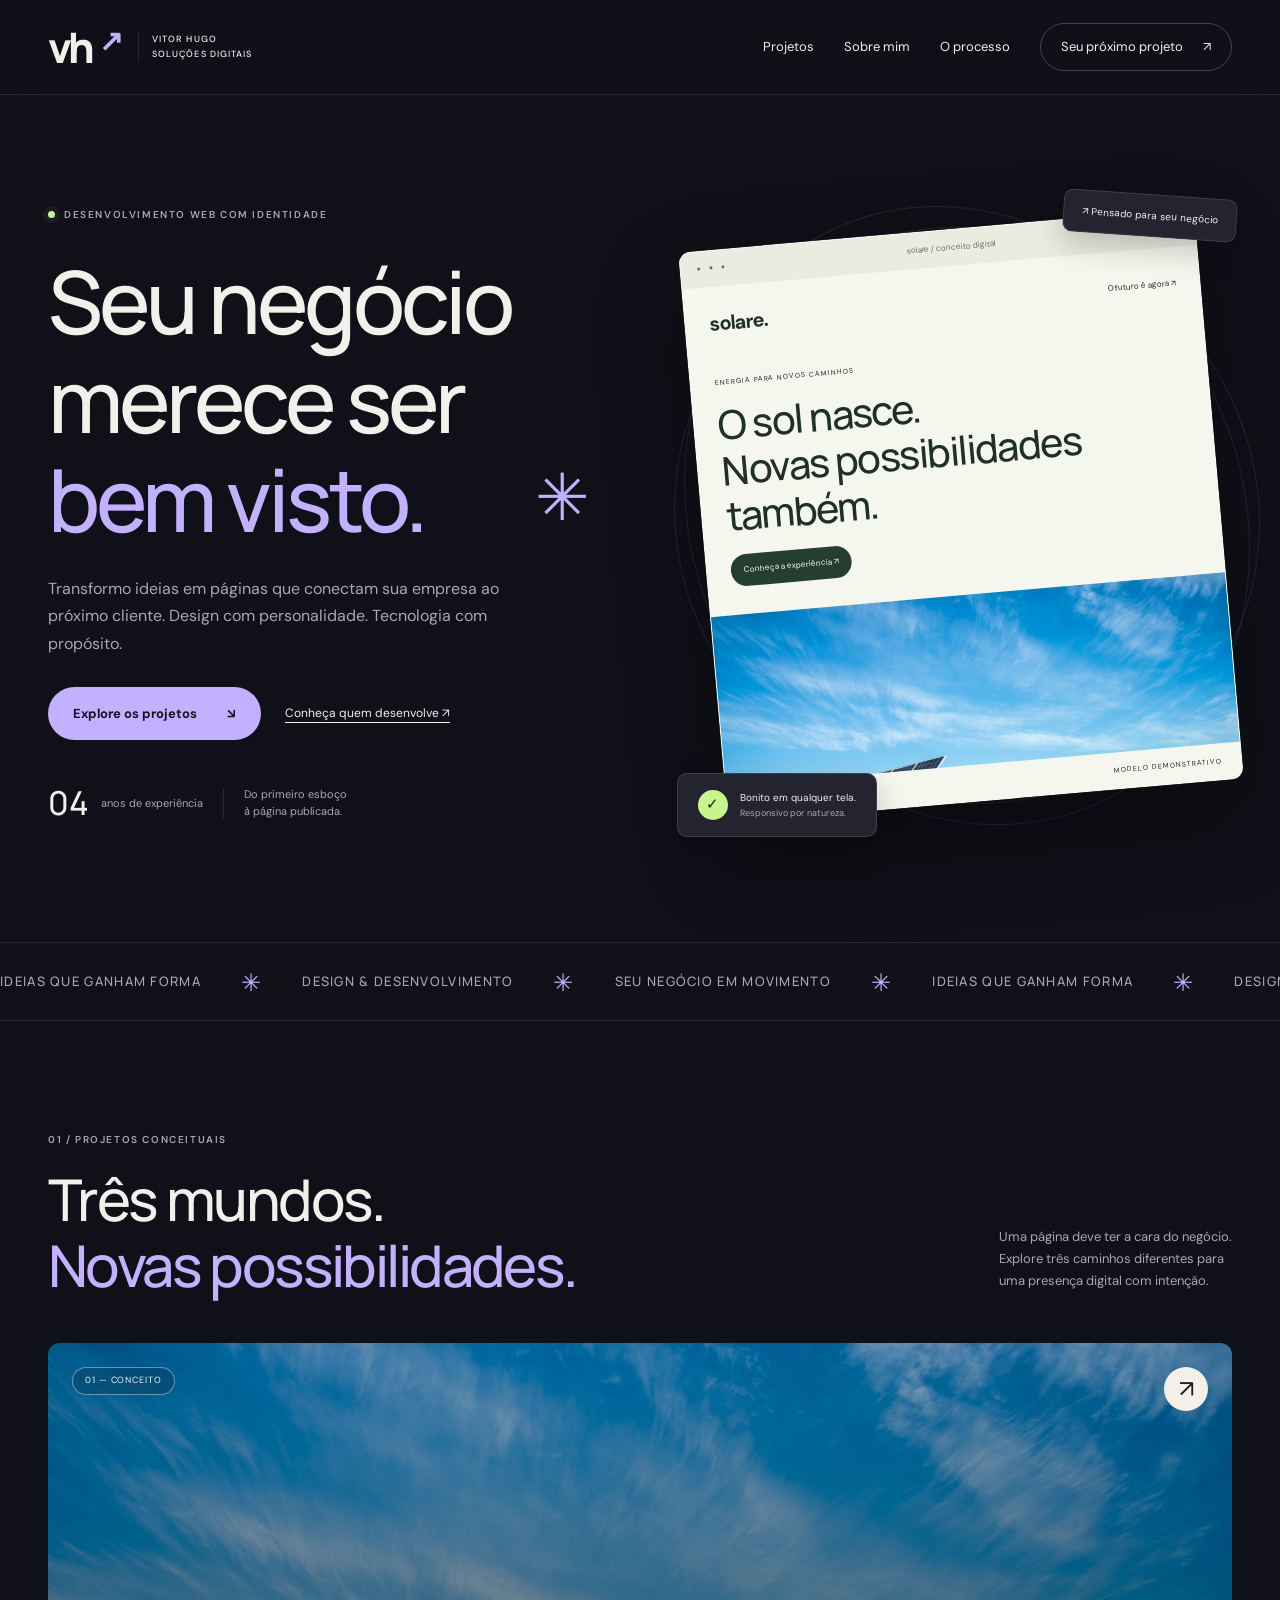
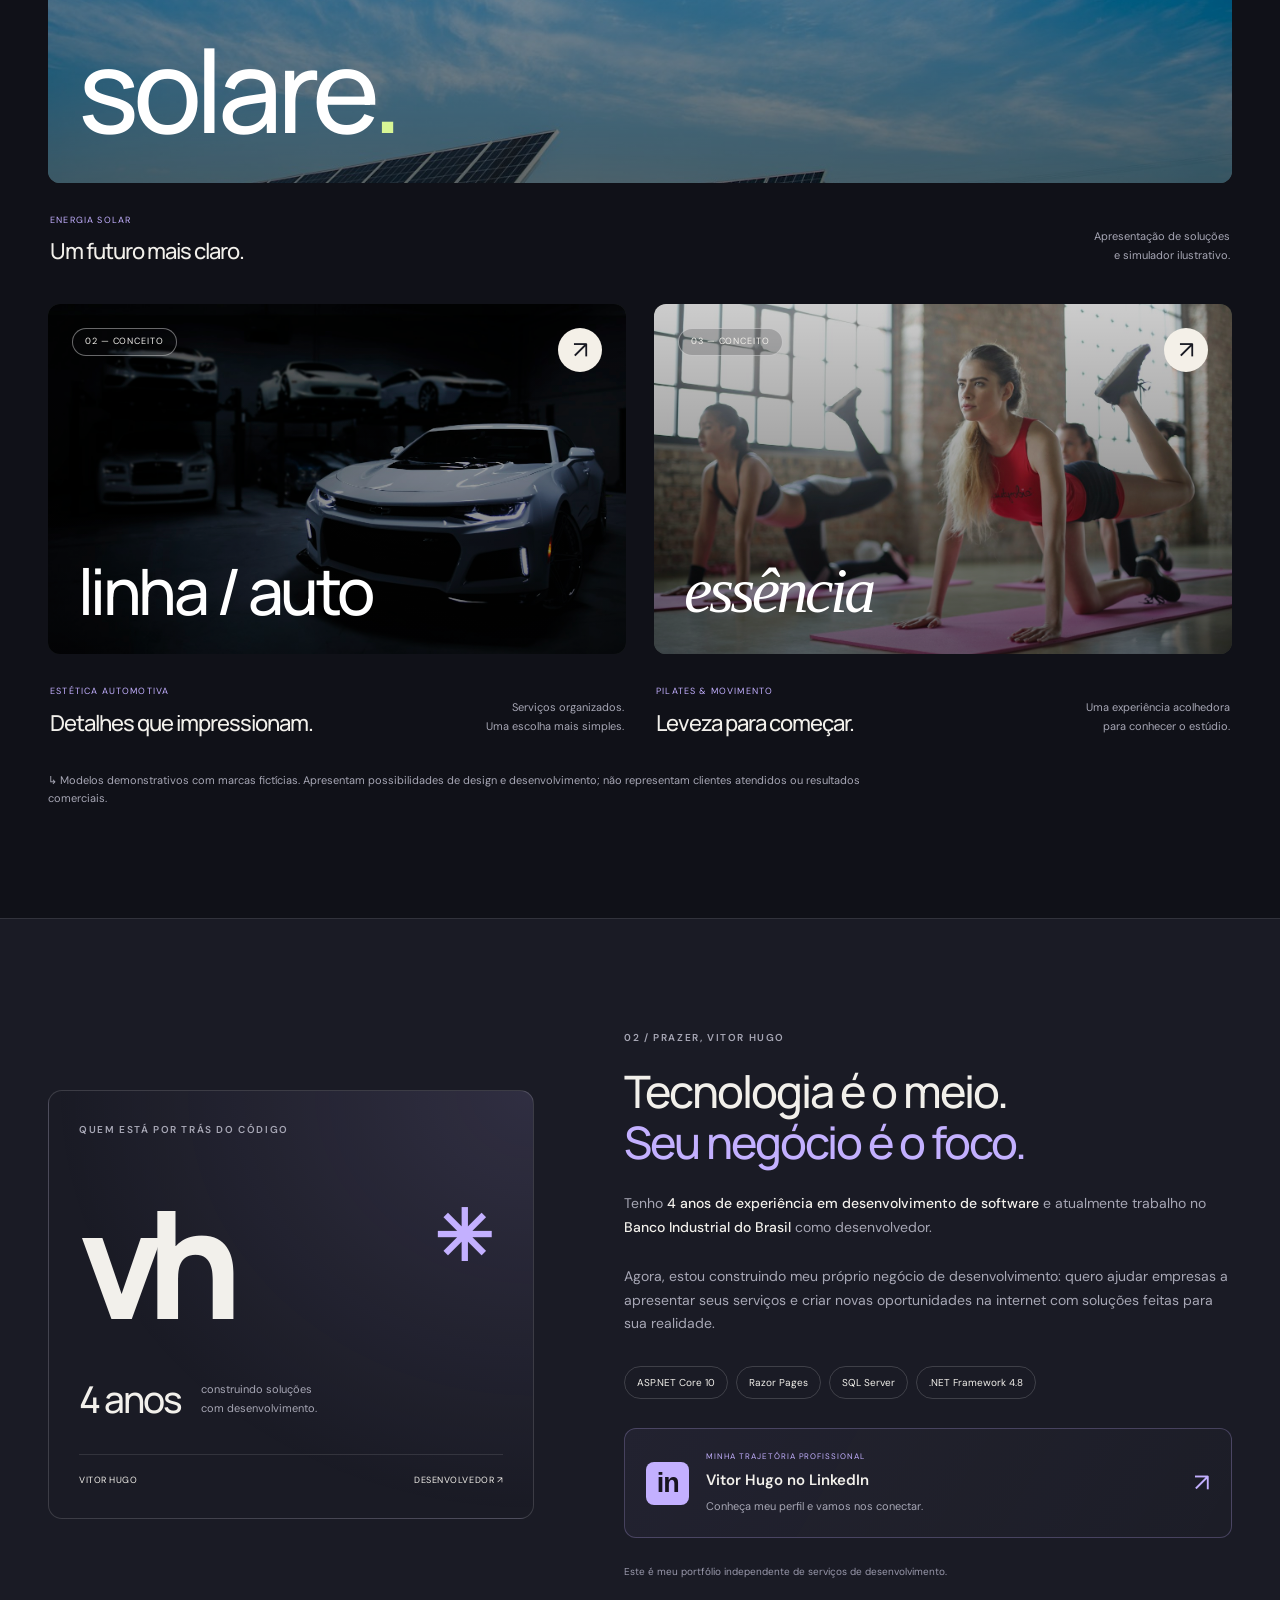
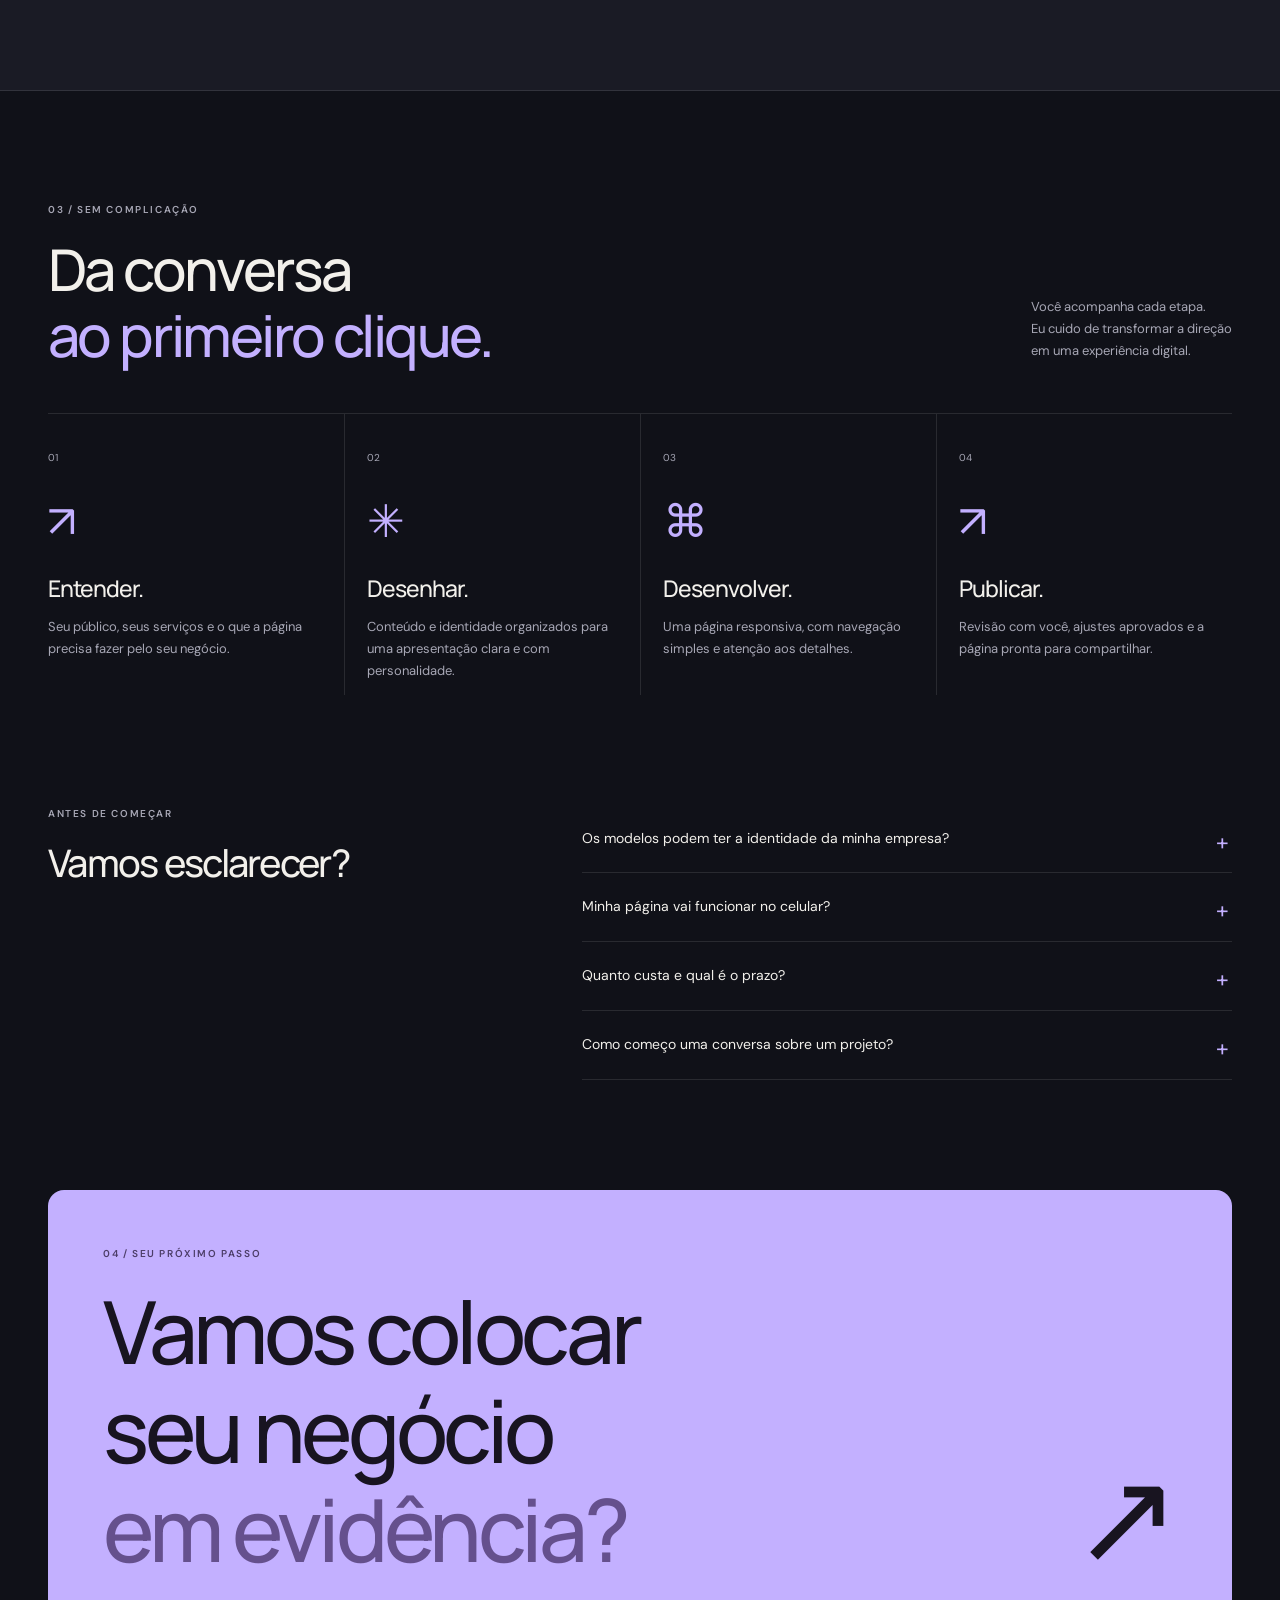
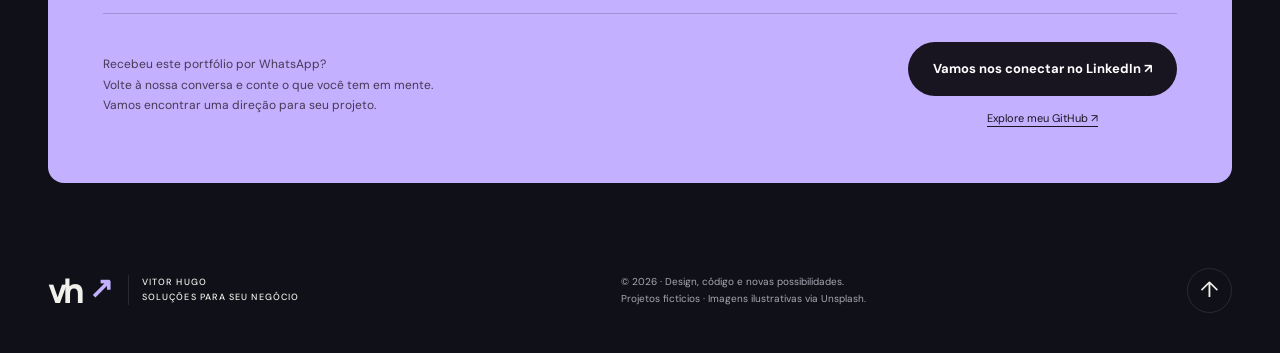
<file: index.html>
<!doctype html>
<html lang="pt-BR"><head><meta charset="utf-8"><meta name="viewport" content="width=device-width,initial-scale=1"><title>Vitor Hugo — Soluções para seu negócio</title><meta name="description" content="Vitor Hugo. 4 anos de experiência em desenvolvimento. Landing pages personalizadas, design responsivo e soluções para apresentar seu negócio."><meta name="theme-color" content="#101118"><link rel="icon" href="assets/favicon.svg" type="image/svg+xml"><link rel="stylesheet" href="assets/portfolio.css?v=4"><script src="assets/portfolio.js?v=3" defer></script></head>
<body><a class="skip" href="#conteudo">Ir para o conteúdo</a><div class="reading-progress" aria-hidden="true"></div>
<header><nav class="container navigation" aria-label="Navegação principal"><a class="logo" href="#inicio" aria-label="Vitor Hugo início">vh<span>↗</span><small>VITOR HUGO<br>SOLUÇÕES DIGITAIS</small></a><button class="menu-button" type="button" aria-expanded="false" aria-controls="navigation-links">Menu <span aria-hidden="true">☰</span></button><div class="navigation-links" id="navigation-links"><a href="#projetos">Projetos</a><a href="#sobre">Sobre mim</a><a href="#processo">O processo</a><a class="nav-cta" href="#contato">Seu próximo projeto <span>↗</span></a></div></nav></header>
<main id="conteudo"><section class="hero container" id="inicio"><div class="hero-copy"><div class="eyebrow"><span class="status-dot"></span> DESENVOLVIMENTO WEB COM IDENTIDADE</div><h1>Seu negócio<br>merece ser<br><em>bem visto.</em><span class="hero-star" aria-hidden="true">✳</span></h1><p>Transformo ideias em páginas que conectam sua empresa ao próximo cliente. Design com personalidade. Tecnologia com propósito.</p><div class="hero-actions"><a class="button primary" href="#projetos">Explore os projetos <span>↘</span></a><a class="text-link" href="#sobre">Conheça quem desenvolve ↗</a></div><div class="hero-foot"><span><b>04</b> anos de experiência</span><span class="separator"></span><span>Do primeiro esboço<br>à página publicada.</span></div></div>
<div class="hero-art" aria-label="Prévia do modelo demonstrativo de energia solar"><div class="orbit orbit-one" aria-hidden="true"></div><div class="orbit orbit-two" aria-hidden="true"></div><span class="floating-note note-top" aria-hidden="true">↗ Pensado para seu negócio</span><a href="modelos/solar.html" class="browser-card"><div class="browser-toolbar"><span>● ● ●</span><span>solare / conceito digital</span><span>↗</span></div><div class="mini-nav"><b>solare.</b><span>O futuro é agora ↗</span></div><div class="mini-content"><span class="mini-label">ENERGIA PARA NOVOS CAMINHOS</span><strong>O sol nasce.<br>Novas possibilidades<br>também.</strong><span class="mini-button">Conheça a experiência ↗</span></div><img src="assets/solar.jpg" alt="Painéis solares no modelo Solare" fetchpriority="high" width="1400" height="930"><div class="browser-bottom"><span>ENERGIA SOLAR</span><span>MODELO DEMONSTRATIVO</span></div></a><div class="floating-note note-bottom"><span class="check">✓</span><span>Bonito em qualquer tela.<small>Responsivo por natureza.</small></span></div></div></section>
<div class="ticker" aria-hidden="true"><div>IDEIAS QUE GANHAM FORMA <span>✳</span> DESIGN & DESENVOLVIMENTO <span>✳</span> SEU NEGÓCIO EM MOVIMENTO <span>✳</span> IDEIAS QUE GANHAM FORMA <span>✳</span> DESIGN & DESENVOLVIMENTO <span>✳</span> SEU NEGÓCIO EM MOVIMENTO <span>✳</span></div></div>
<section class="container projects section" id="projetos"><div class="section-top reveal"><div><span class="eyebrow">01 / PROJETOS CONCEITUAIS</span><h2>Três mundos.<br><em>Novas possibilidades.</em></h2></div><p>Uma página deve ter a cara do negócio.<br>Explore três caminhos diferentes para<br>uma presença digital com intenção.</p></div>
<div class="projects-grid">
<a class="project-card project-solar reveal" href="modelos/solar.html"><div class="project-image"><img src="assets/solar.jpg" alt="Painéis solares, imagem ilustrativa do modelo Solare" loading="lazy" width="1400" height="930"><span class="project-index">01 — CONCEITO</span><span class="project-open" aria-label="Abrir modelo Solare">↗</span><div class="image-word">solare<span>.</span></div></div><div class="project-caption"><div><span class="category">ENERGIA SOLAR</span><h3>Um futuro mais claro.</h3></div><span class="project-description">Apresentação de soluções<br>e simulador ilustrativo.</span></div></a>
<a class="project-card project-auto reveal" href="modelos/auto.html"><div class="project-image"><img src="assets/auto.jpg" alt="Automóvel, imagem ilustrativa do modelo Linha Auto" loading="lazy" width="1400" height="930"><span class="project-index">02 — CONCEITO</span><span class="project-open" aria-label="Abrir modelo Linha Auto">↗</span><div class="image-word">linha / auto</div></div><div class="project-caption"><div><span class="category">ESTÉTICA AUTOMOTIVA</span><h3>Detalhes que impressionam.</h3></div><span class="project-description">Serviços organizados.<br>Uma escolha mais simples.</span></div></a>
<a class="project-card project-pilates reveal" href="modelos/pilates.html"><div class="project-image"><img src="assets/pilates.jpg" alt="Prática de exercício, imagem ilustrativa do modelo Essência Studio" loading="lazy" width="1400" height="930"><span class="project-index">03 — CONCEITO</span><span class="project-open" aria-label="Abrir modelo Essência Studio">↗</span><div class="image-word">essência</div></div><div class="project-caption"><div><span class="category">PILATES & MOVIMENTO</span><h3>Leveza para começar.</h3></div><span class="project-description">Uma experiência acolhedora<br>para conhecer o estúdio.</span></div></a>
</div><p class="demo-note">↳ Modelos demonstrativos com marcas fictícias. Apresentam possibilidades de design e desenvolvimento; não representam clientes atendidos ou resultados comerciais.</p></section>
<section class="about section" id="sobre"><div class="container about-grid"><div class="about-panel reveal"><span class="eyebrow">QUEM ESTÁ POR TRÁS DO CÓDIGO</span><div class="monogram" aria-hidden="true">vh<span>✳</span></div><div class="experience"><strong>4 anos</strong><span>construindo soluções<br>com desenvolvimento.</span></div><div class="panel-footer"><span>VITOR HUGO</span><span>DESENVOLVEDOR ↗</span></div></div><div class="about-copy reveal"><span class="eyebrow">02 / PRAZER, VITOR HUGO</span><h2>Tecnologia é o meio.<br><em>Seu negócio é o foco.</em></h2><p>Tenho <strong>4 anos de experiência em desenvolvimento de software</strong> e atualmente trabalho no <strong>Banco Industrial do Brasil</strong> como desenvolvedor.</p><p>Agora, estou construindo meu próprio negócio de desenvolvimento: quero ajudar empresas a apresentar seus serviços e criar novas oportunidades na internet com soluções feitas para sua realidade.</p><div class="skill-list"><span>ASP.NET Core 10</span><span>Razor Pages</span><span>SQL Server</span><span>.NET Framework 4.8</span></div><a class="linkedin-card" href="https://www.linkedin.com/in/d3vitor/" target="_blank" rel="noopener noreferrer" aria-label="Conhecer o perfil profissional de Vitor Hugo no LinkedIn, abre em nova aba"><span class="linkedin-symbol" aria-hidden="true">in</span><span class="linkedin-copy"><span class="linkedin-kicker">MINHA TRAJETÓRIA PROFISSIONAL</span><strong>Vitor Hugo no LinkedIn</strong><span>Conheça meu perfil e vamos nos conectar.</span></span><span class="linkedin-arrow" aria-hidden="true">↗</span></a><p class="about-footnote">Este é meu portfólio independente de serviços de desenvolvimento.</p></div></div></section>
<section class="container section" id="processo"><div class="section-top reveal"><div><span class="eyebrow">03 / SEM COMPLICAÇÃO</span><h2>Da conversa<br><em>ao primeiro clique.</em></h2></div><p>Você acompanha cada etapa.<br>Eu cuido de transformar a direção<br>em uma experiência digital.</p></div><div class="process-grid"><article class="process-card reveal"><span class="step-number">01</span><span class="step-icon" aria-hidden="true">↗</span><h3>Entender.</h3><p>Seu público, seus serviços e o que a página precisa fazer pelo seu negócio.</p></article><article class="process-card reveal"><span class="step-number">02</span><span class="step-icon" aria-hidden="true">✳</span><h3>Desenhar.</h3><p>Conteúdo e identidade organizados para uma apresentação clara e com personalidade.</p></article><article class="process-card reveal"><span class="step-number">03</span><span class="step-icon" aria-hidden="true">⌘</span><h3>Desenvolver.</h3><p>Uma página responsiva, com navegação simples e atenção aos detalhes.</p></article><article class="process-card reveal"><span class="step-number">04</span><span class="step-icon" aria-hidden="true">↗</span><h3>Publicar.</h3><p>Revisão com você, ajustes aprovados e a página pronta para compartilhar.</p></article></div></section>
<section class="container faq section"><div class="faq-heading reveal"><span class="eyebrow">ANTES DE COMEÇAR</span><h2>Vamos esclarecer?</h2></div><div class="faq-list reveal"><details><summary>Os modelos podem ter a identidade da minha empresa?</summary><p>Sim. Cores, conteúdo, imagens e estrutura são definidos de acordo com o público e o objetivo do seu negócio.</p></details><details><summary>Minha página vai funcionar no celular?</summary><p>O layout é pensado para se adaptar a diferentes larguras de tela, com textos legíveis e botões confortáveis para toque.</p></details><details><summary>Quanto custa e qual é o prazo?</summary><p>Escopo, investimento e prazo são definidos após entender sua necessidade. Integrações e funcionalidades adicionais são avaliadas na proposta.</p></details><details><summary>Como começo uma conversa sobre um projeto?</summary><p>Se você recebeu este portfólio por WhatsApp, responda à conversa com o nome da empresa e o serviço que deseja destacar. Podemos partir dessas informações para definir a página.</p></details></div></section>
<section class="container contact-section" id="contato"><div class="contact-card reveal"><span class="eyebrow">04 / SEU PRÓXIMO PASSO</span><h2>Vamos colocar<br>seu negócio<br><em>em evidência?</em><span aria-hidden="true">↗</span></h2><div class="contact-bottom"><p>Recebeu este portfólio por WhatsApp?<br>Volte à nossa conversa e conte o que você tem em mente.<br>Vamos encontrar uma direção para seu projeto.</p><div class="contact-socials"><a class="button dark-button" href="https://www.linkedin.com/in/d3vitor/" target="_blank" rel="noopener noreferrer">Vamos nos conectar no LinkedIn ↗</a><a class="contact-github" href="https://github.com/D3Vitt1n" target="_blank" rel="noopener noreferrer">Explore meu GitHub ↗</a></div></div></div></section></main>
<footer class="container"><a class="logo" href="#inicio">vh<span>↗</span><small>VITOR HUGO<br>SOLUÇÕES PARA SEU NEGÓCIO</small></a><p>© 2026 · Design, código e novas possibilidades.<br>Projetos fictícios · Imagens ilustrativas via Unsplash.</p><a class="back-top" href="#inicio" aria-label="Voltar ao início">↑</a></footer></body></html>
</file>
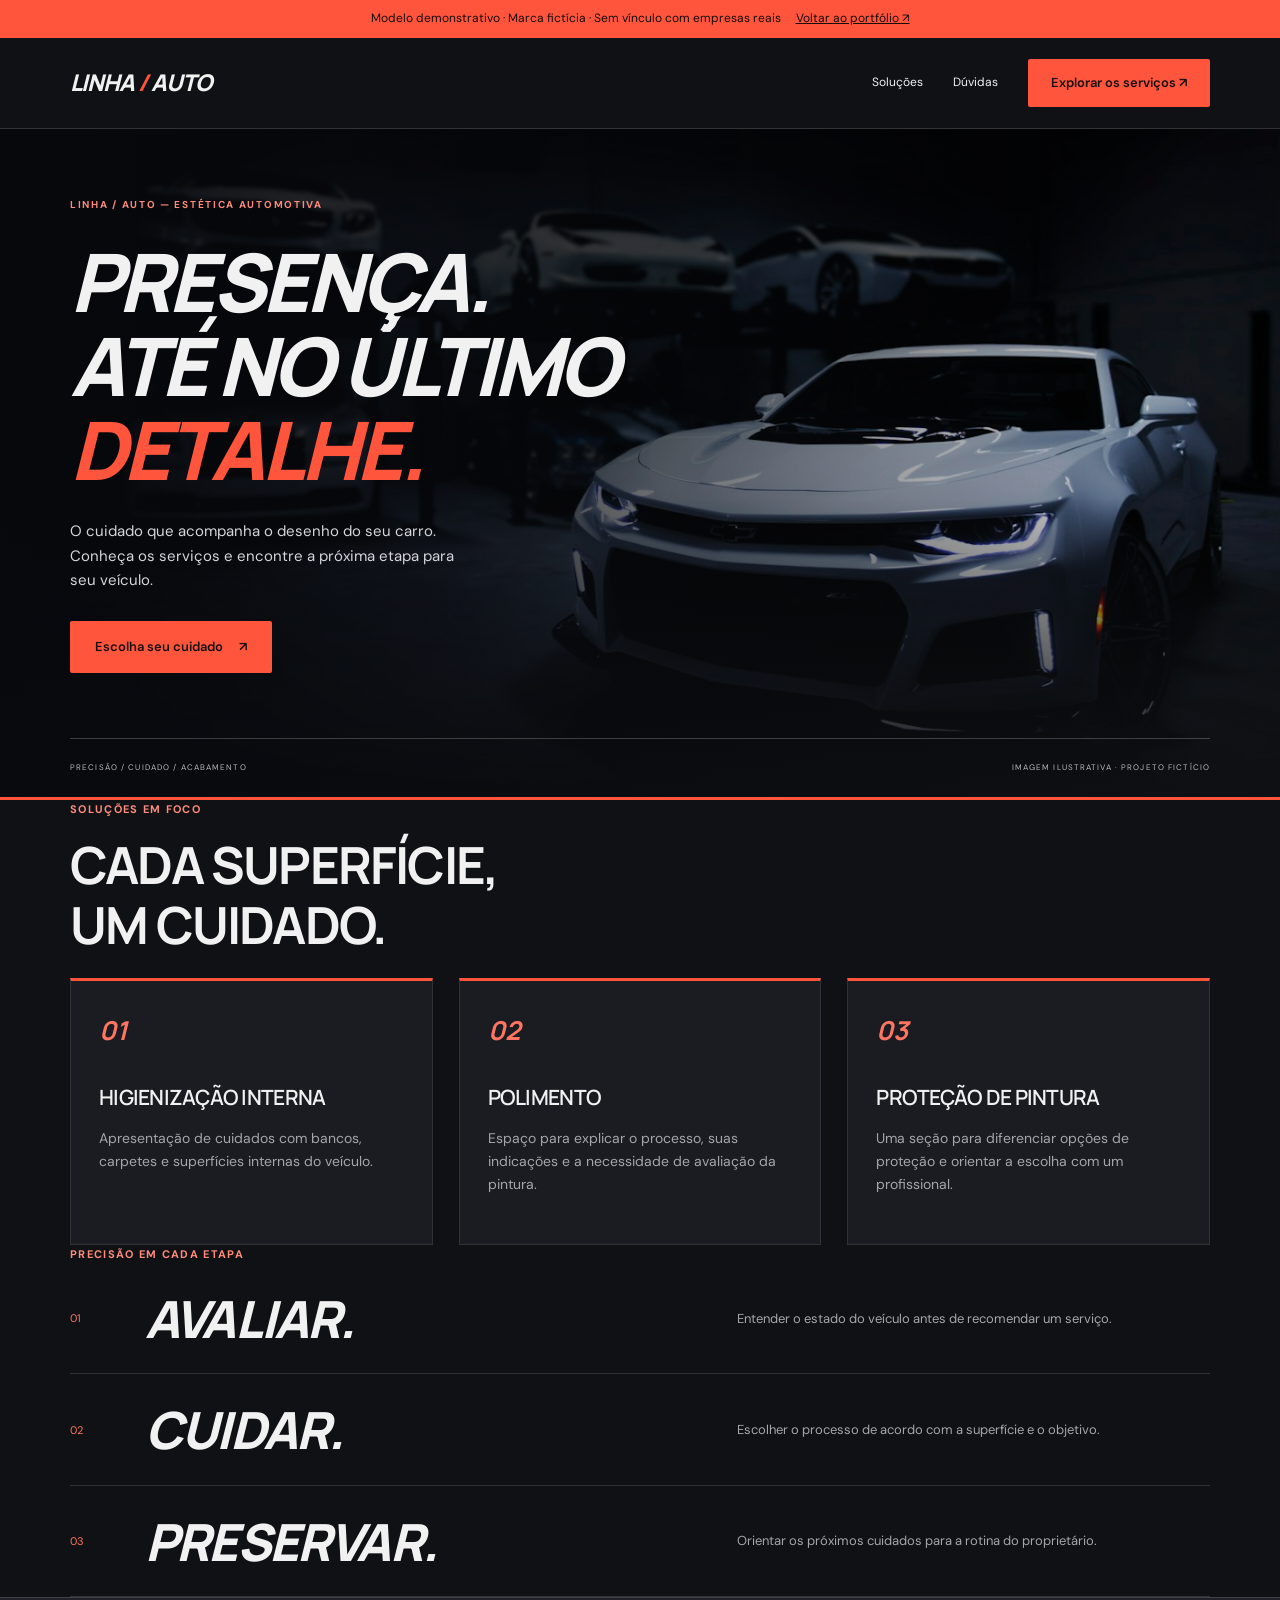
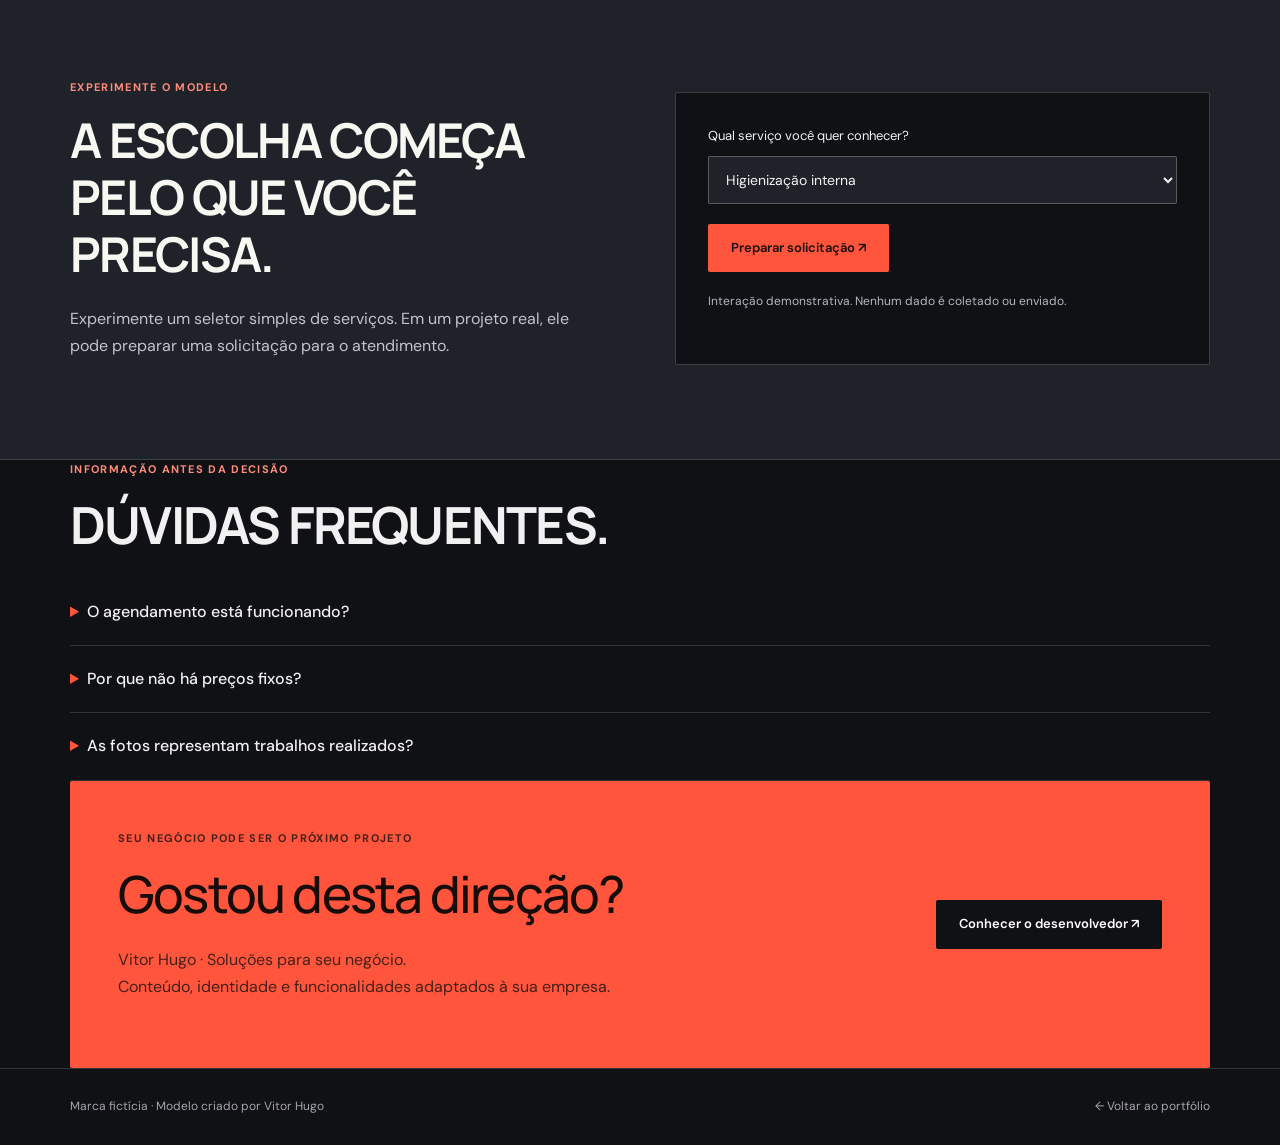
<file: modelos/auto.html>
<!doctype html><html lang="pt-BR"><head><meta charset="utf-8"><meta name="viewport" content="width=device-width, initial-scale=1"><title>Linha Auto — Modelo demonstrativo | Vitor Hugo</title><meta name="description" content="Projeto fictício de landing page criado por Vitor Hugo para demonstrar design e desenvolvimento web."><meta name="theme-color" content="#101114"><link rel="icon" href="../assets/favicon.svg" type="image/svg+xml"><link rel="stylesheet" href="../assets/style.css?v=4"><link rel="stylesheet" href="../assets/auto.css?v=4"><script src="../assets/app.js?v=4" defer></script></head><body id="topo" class="demo auto"><div class="demo-bar">Modelo demonstrativo · Marca fictícia · Sem vínculo com empresas reais <a href="../index.html#projetos">Voltar ao portfólio ↗</a></div><header><nav class="wrap"><a href="#topo" class="brand">LINHA<span class="brand-slash"> / </span>AUTO</a><div class="links"><a class="nav-extra" href="#servicos">Soluções</a><a class="nav-extra" href="#duvidas">Dúvidas</a><a class="button" href="#explorar">Explorar os serviços ↗</a></div></nav></header><main><div class="auto-hero"><img class="auto-backdrop" src="../assets/auto.jpg" alt="Automóvel esportivo, imagem ilustrativa do modelo Linha Auto" width="1400" height="930"><div class="wrap auto-hero-content"><span class="eyebrow">LINHA / AUTO — ESTÉTICA AUTOMOTIVA</span><h1>Presença.<br>Até no último<br><em>detalhe.</em></h1><p class="intro">O cuidado que acompanha o desenho do seu carro. Conheça os serviços e encontre a próxima etapa para seu veículo.</p><a href="#servicos" class="button">Escolha seu cuidado <span>↗</span></a><div class="auto-hero-bottom"><span>PRECISÃO / CUIDADO / ACABAMENTO</span><span>IMAGEM ILUSTRATIVA · PROJETO FICTÍCIO</span></div></div><span class="speed-line" aria-hidden="true"></span></div><section class="wrap" id="servicos"><span class="eyebrow">Soluções em foco</span><h2>Cada superfície, um cuidado.</h2><div class="feature-grid"><article class="feature"><b>01</b><h3>Higienização interna</h3><p>Apresentação de cuidados com bancos, carpetes e superfícies internas do veículo.</p></article><article class="feature"><b>02</b><h3>Polimento</h3><p>Espaço para explicar o processo, suas indicações e a necessidade de avaliação da pintura.</p></article><article class="feature"><b>03</b><h3>Proteção de pintura</h3><p>Uma seção para diferenciar opções de proteção e orientar a escolha com um profissional.</p></article></div></section><section class="auto-manifesto wrap"><span class="eyebrow">PRECISÃO EM CADA ETAPA</span><div class="manifesto-line"><span>01</span><h2>Avaliar.</h2><p>Entender o estado do veículo antes de recomendar um serviço.</p></div><div class="manifesto-line"><span>02</span><h2>Cuidar.</h2><p>Escolher o processo de acordo com a superfície e o objetivo.</p></div><div class="manifesto-line"><span>03</span><h2>Preservar.</h2><p>Orientar os próximos cuidados para a rotina do proprietário.</p></div></section><section class="dark" id="explorar"><div class="wrap tool-grid"><div><span class="eyebrow">Experimente o modelo</span><h2>A escolha começa<br>pelo que você precisa.</h2><p>Experimente um seletor simples de serviços. Em um projeto real, ele pode preparar uma solicitação para o atendimento.</p></div><div class="tool"><label for="interest">Qual serviço você quer conhecer?</label><select id="interest"><option>Higienização interna</option><option>Polimento</option><option>Proteção de pintura</option></select><button type="button" class="button" id="demo-action">Preparar solicitação ↗</button><div id="demo-result" class="output" role="status" hidden style="margin-top:22px"></div><p class="small" style="margin-top:20px">Interação demonstrativa. Nenhum dado é coletado ou enviado.</p></div></div></section><section class="wrap" id="duvidas"><span class="eyebrow">Informação antes da decisão</span><h2>Dúvidas frequentes.</h2><details><summary>O agendamento está funcionando?</summary><p>Esta é uma demonstração. Nenhum horário é reservado e nenhuma solicitação é enviada.</p></details><details><summary>Por que não há preços fixos?</summary><p>Em uma operação real, tamanho do veículo, estado das superfícies e escopo do serviço precisam ser avaliados pela empresa.</p></details><details><summary>As fotos representam trabalhos realizados?</summary><p>Não. As imagens são ilustrativas e não representam serviços executados por Vitor Hugo ou por uma empresa real.</p></details></section><section class="wrap" style="padding-top:0"><div class="contact"><div><span class="eyebrow">Seu negócio pode ser o próximo projeto</span><h2>Gostou desta direção?</h2><p>Vitor Hugo · Soluções para seu negócio.<br>Conteúdo, identidade e funcionalidades adaptados à sua empresa.</p></div><a class="button" href="../index.html#contato">Conhecer o desenvolvedor ↗</a></div></section></main><footer><div class="wrap footer-row"><span>Marca fictícia · Modelo criado por Vitor Hugo</span><a href="../index.html">← Voltar ao portfólio</a></div></footer></body></html>
</file>
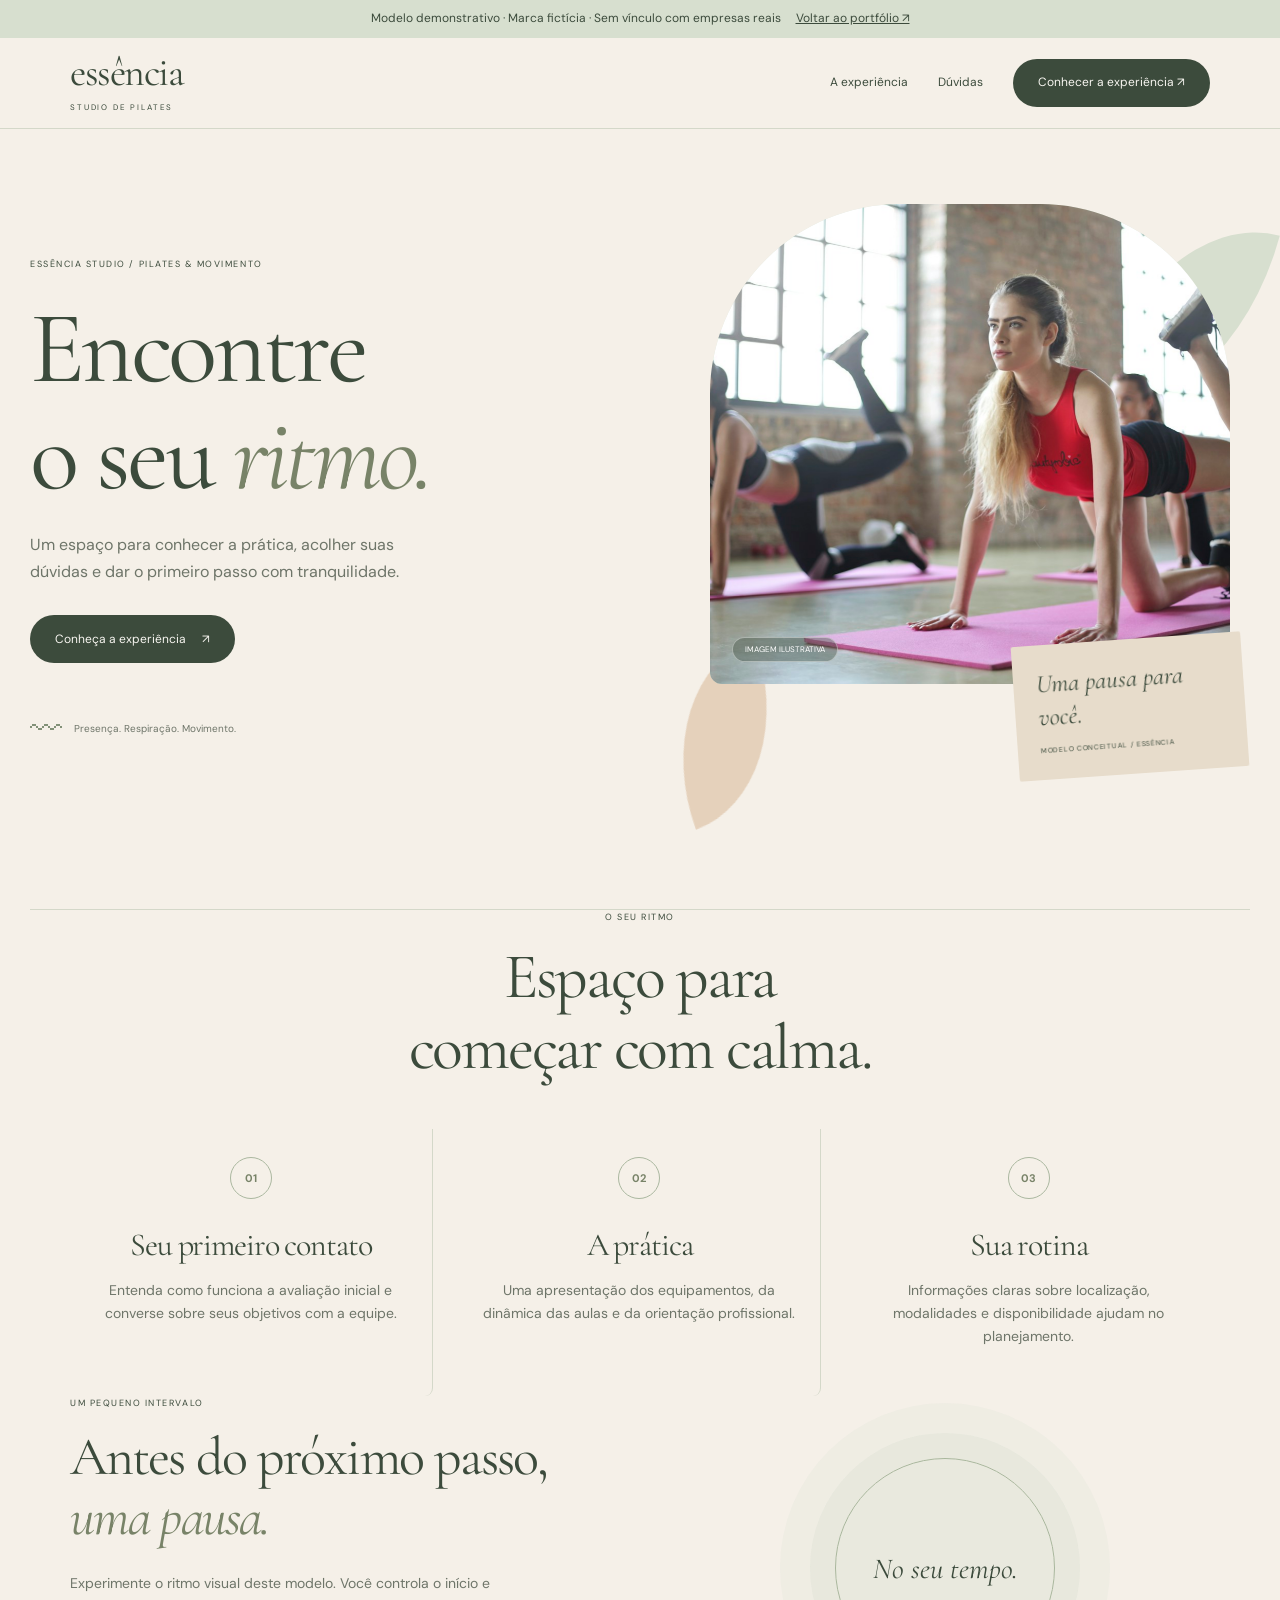
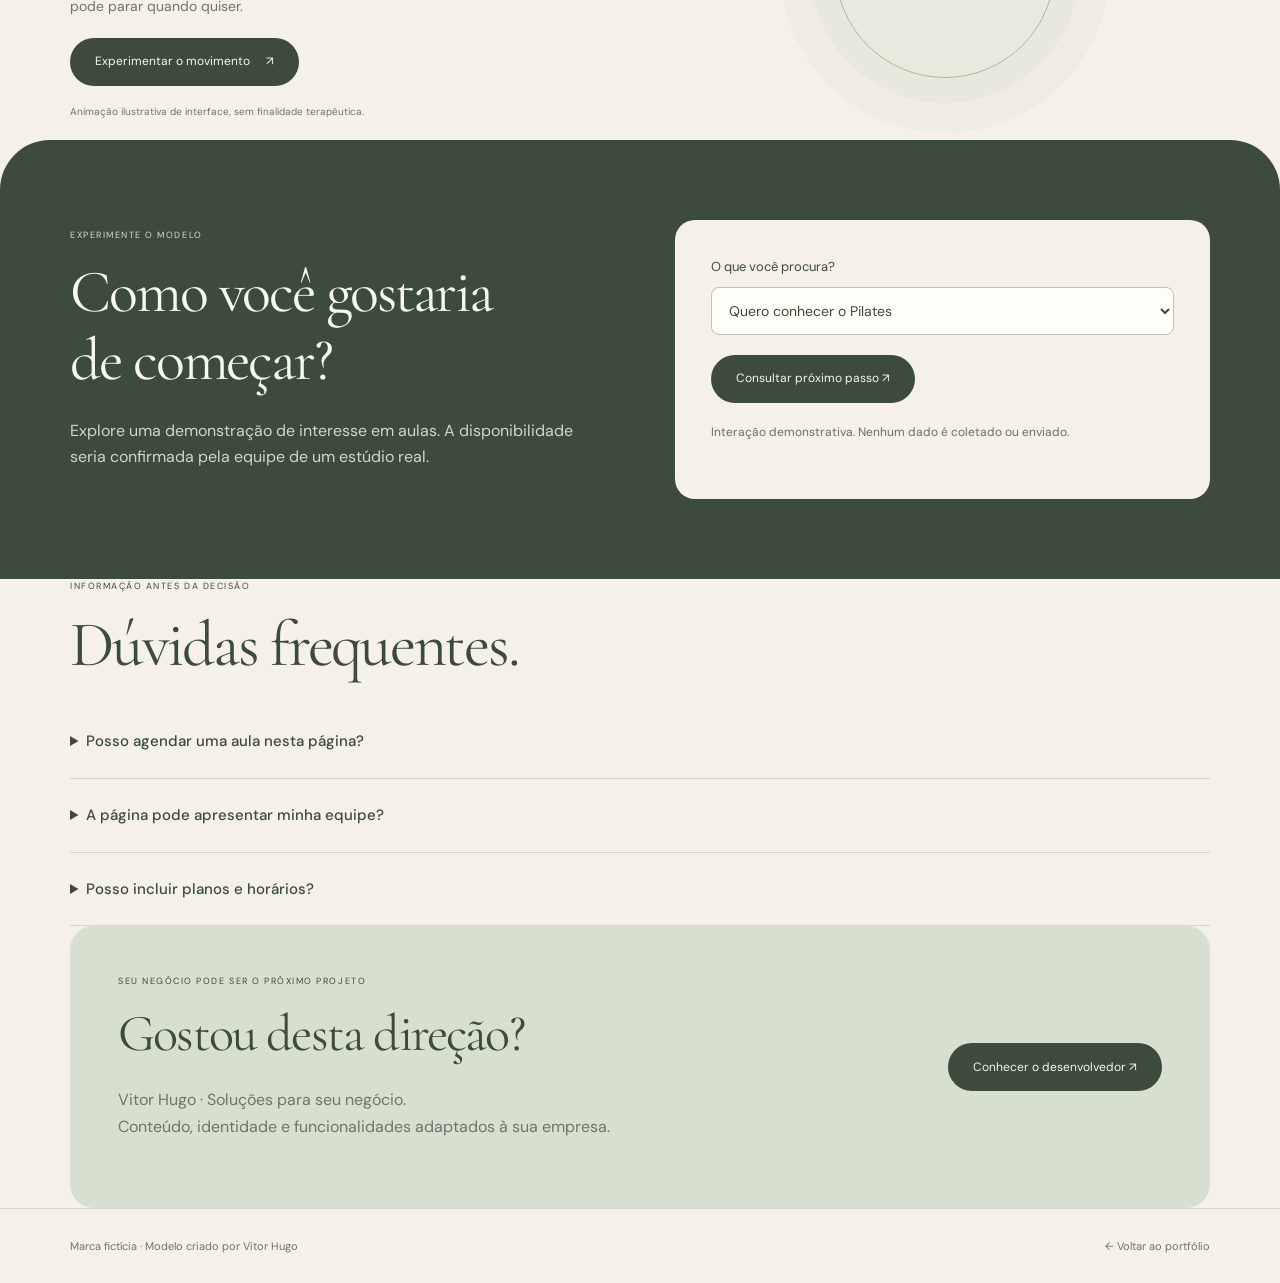
<file: modelos/pilates.html>
<!doctype html><html lang="pt-BR"><head><meta charset="utf-8"><meta name="viewport" content="width=device-width, initial-scale=1"><title>Essência Studio — Modelo demonstrativo | Vitor Hugo</title><meta name="description" content="Projeto fictício de landing page criado por Vitor Hugo para demonstrar design e desenvolvimento web."><meta name="theme-color" content="#f5f0e8"><link rel="icon" href="../assets/favicon.svg" type="image/svg+xml"><link rel="stylesheet" href="../assets/style.css?v=4"><link rel="stylesheet" href="../assets/pilates.css?v=4"><script src="../assets/app.js?v=4" defer></script></head><body id="topo" class="demo pilates"><div class="demo-bar">Modelo demonstrativo · Marca fictícia · Sem vínculo com empresas reais <a href="../index.html#projetos">Voltar ao portfólio ↗</a></div><header><nav class="wrap"><a href="#topo" class="brand">essência<span class="brand-studio">STUDIO DE PILATES</span></a><div class="links"><a class="nav-extra" href="#servicos">A experiência</a><a class="nav-extra" href="#duvidas">Dúvidas</a><a class="button" href="#explorar">Conhecer a experiência ↗</a></div></nav></header><main><div class="wrap hero"><div class="hero-grid"><div class="hero-copy"><span class="eyebrow">ESSÊNCIA STUDIO / PILATES & MOVIMENTO</span><h1>Encontre<br>o seu <em>ritmo.</em></h1><p class="intro">Um espaço para conhecer a prática, acolher suas dúvidas e dar o primeiro passo com tranquilidade.</p><div class="actions"><a href="#explorar" class="button">Conheça a experiência <span>↗</span></a></div><div class="pilates-signature"><span aria-hidden="true">〰</span> Presença. Respiração. Movimento.</div></div><div class="pilates-scene"><div class="pilates-photo"><img src="../assets/pilates.jpg" alt="Pessoa praticando exercício em estúdio, imagem ilustrativa" width="1400" height="930"><span class="label">IMAGEM ILUSTRATIVA</span></div><span class="petal petal-one" aria-hidden="true"></span><span class="petal petal-two" aria-hidden="true"></span><div class="pilates-note">Uma pausa para você.<small>MODELO CONCEITUAL / ESSÊNCIA</small></div></div></div></div><section class="wrap" id="servicos"><span class="eyebrow">O seu ritmo</span><h2>Espaço para começar com calma.</h2><div class="feature-grid"><article class="feature"><b>01</b><h3>Seu primeiro contato</h3><p>Entenda como funciona a avaliação inicial e converse sobre seus objetivos com a equipe.</p></article><article class="feature"><b>02</b><h3>A prática</h3><p>Uma apresentação dos equipamentos, da dinâmica das aulas e da orientação profissional.</p></article><article class="feature"><b>03</b><h3>Sua rotina</h3><p>Informações claras sobre localização, modalidades e disponibilidade ajudam no planejamento.</p></article></div></section><section class="breathing-section wrap"><div><span class="eyebrow">UM PEQUENO INTERVALO</span><h2>Antes do próximo passo,<br><em>uma pausa.</em></h2><p>Experimente o ritmo visual deste modelo. Você controla o início e pode parar quando quiser.</p><button type="button" class="button" id="breathing-toggle" aria-pressed="false">Experimentar o movimento <span aria-hidden="true">↗</span></button><p class="small">Animação ilustrativa de interface, sem finalidade terapêutica.</p></div><div class="breathing-art"><div class="breathing-ring" aria-hidden="true"></div><span id="breathing-label" role="status">No seu tempo.</span></div></section><section class="dark" id="explorar"><div class="wrap tool-grid"><div><span class="eyebrow">Experimente o modelo</span><h2>Como você gostaria<br>de começar?</h2><p>Explore uma demonstração de interesse em aulas. A disponibilidade seria confirmada pela equipe de um estúdio real.</p></div><div class="tool"><label for="interest">O que você procura?</label><select id="interest"><option>Quero conhecer o Pilates</option><option>Quero conhecer o espaço</option><option>Quero informações sobre planos</option></select><button type="button" class="button" id="demo-action">Consultar próximo passo ↗</button><div id="demo-result" class="output" role="status" hidden style="margin-top:22px"></div><p class="small" style="margin-top:20px">Interação demonstrativa. Nenhum dado é coletado ou enviado.</p></div></div></section><section class="wrap" id="duvidas"><span class="eyebrow">Informação antes da decisão</span><h2>Dúvidas frequentes.</h2><details><summary>Posso agendar uma aula nesta página?</summary><p>Esta página é um modelo fictício. A interação não agenda aulas e não envia informações a nenhum estúdio.</p></details><details><summary>A página pode apresentar minha equipe?</summary><p>Sim. Um projeto real pode incluir profissionais, qualificações verificadas, fotos autorizadas e informações sobre as modalidades.</p></details><details><summary>Posso incluir planos e horários?</summary><p>Sim. O conteúdo pode ser adaptado à operação real do estúdio e incluir os canais de atendimento escolhidos.</p></details></section><section class="wrap" style="padding-top:0"><div class="contact"><div><span class="eyebrow">Seu negócio pode ser o próximo projeto</span><h2>Gostou desta direção?</h2><p>Vitor Hugo · Soluções para seu negócio.<br>Conteúdo, identidade e funcionalidades adaptados à sua empresa.</p></div><a class="button" href="../index.html#contato">Conhecer o desenvolvedor ↗</a></div></section></main><footer><div class="wrap footer-row"><span>Marca fictícia · Modelo criado por Vitor Hugo</span><a href="../index.html">← Voltar ao portfólio</a></div></footer></body></html>
</file>
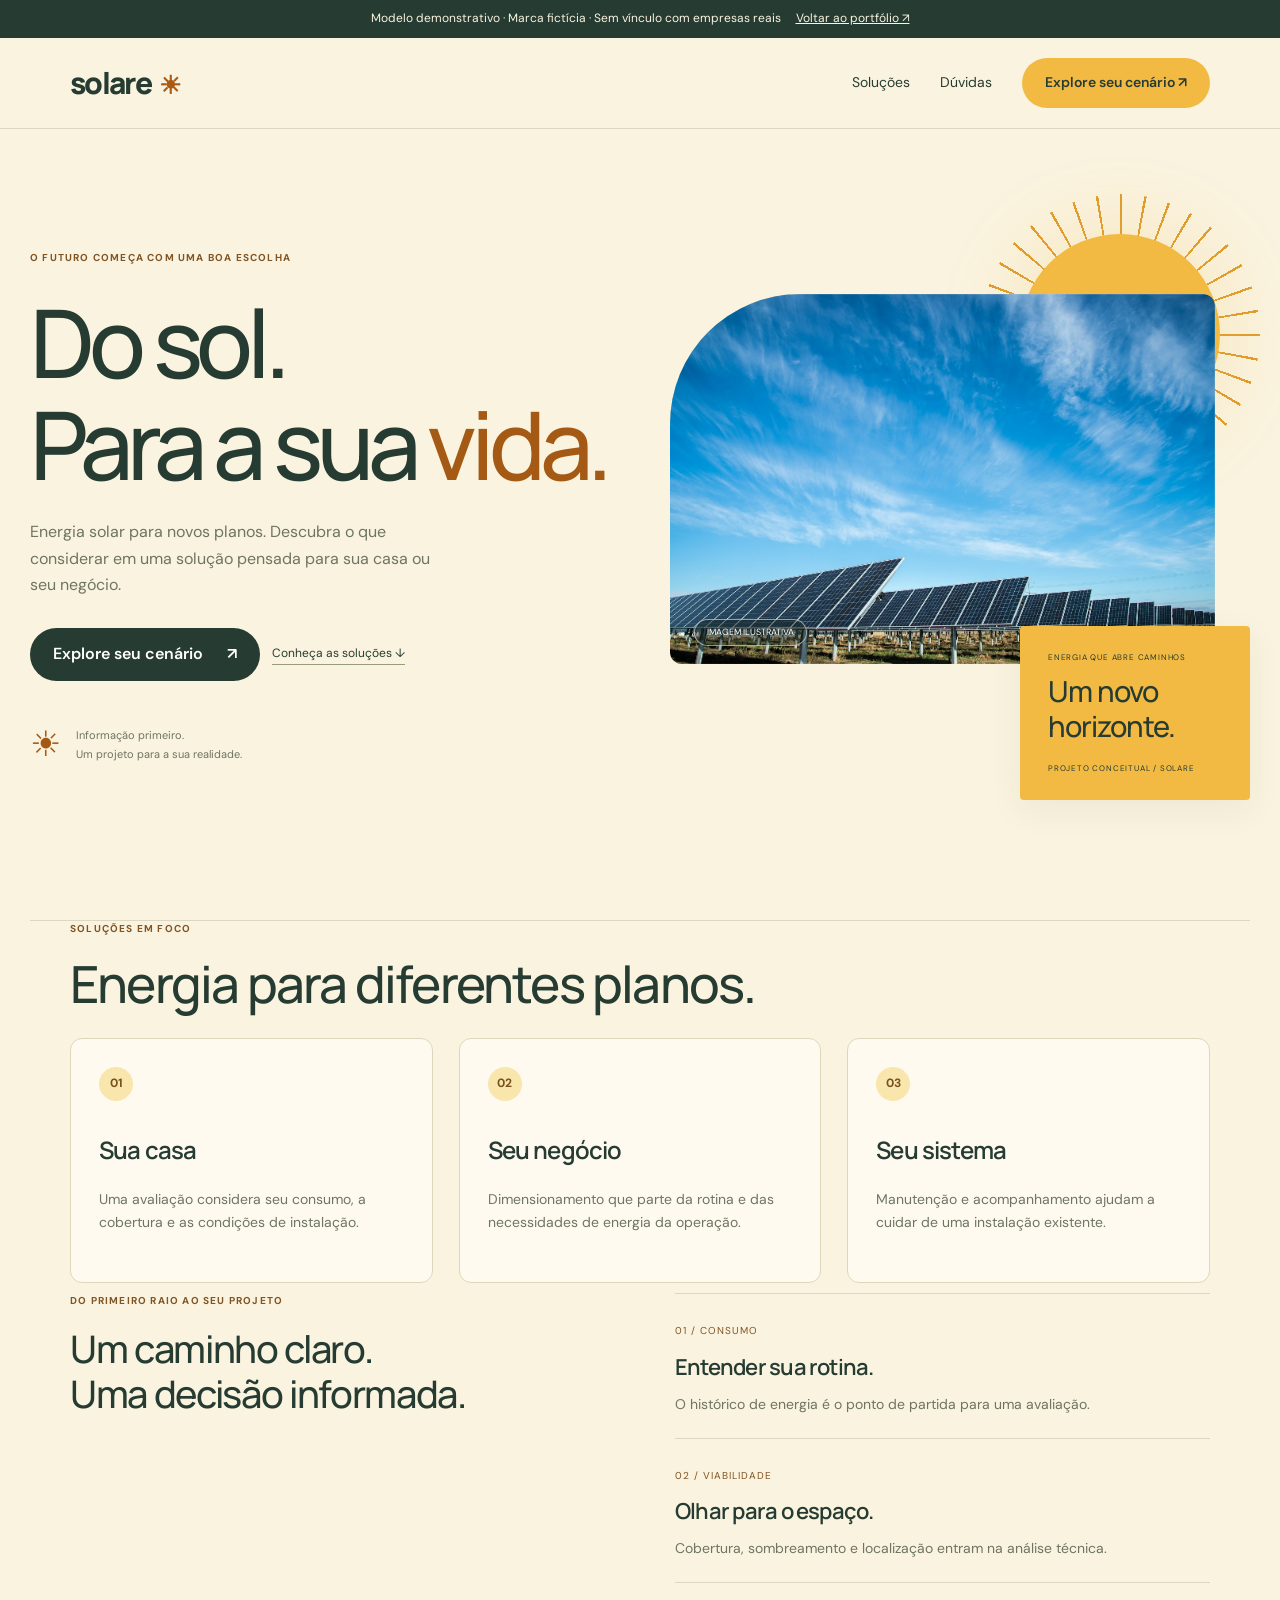
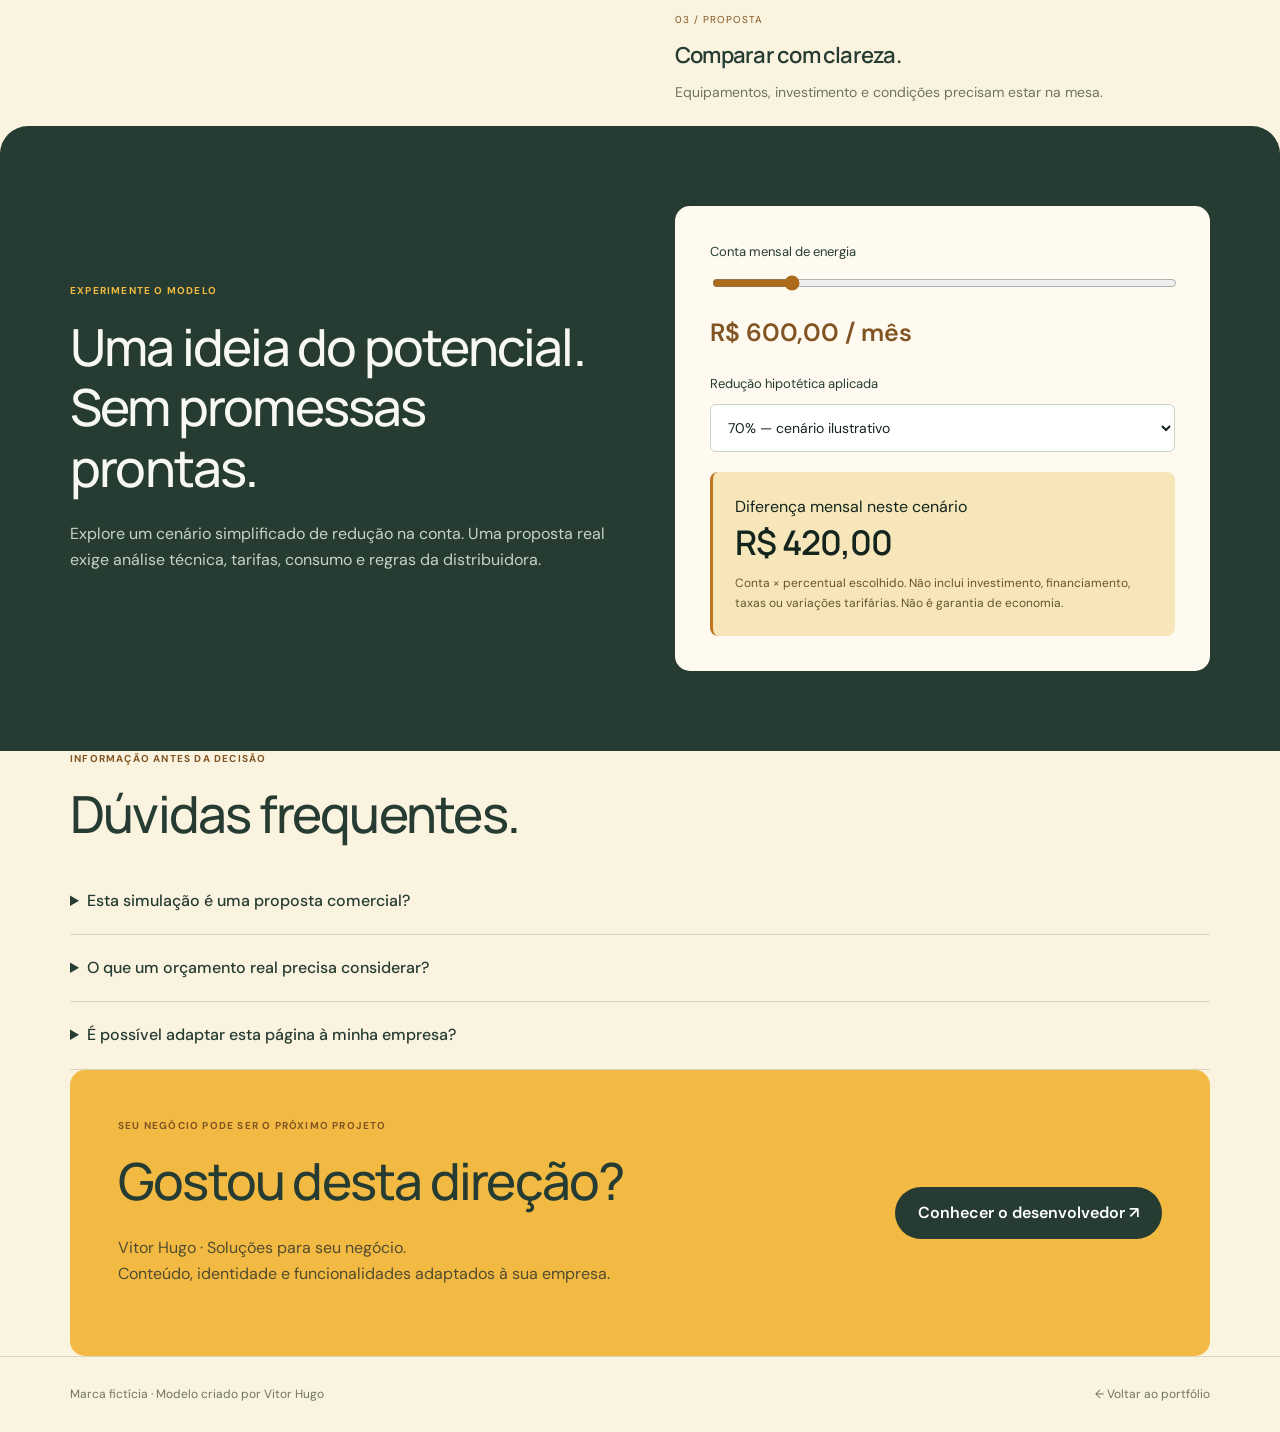
<file: modelos/solar.html>
<!doctype html><html lang="pt-BR"><head><meta charset="utf-8"><meta name="viewport" content="width=device-width, initial-scale=1"><title>Solare — Modelo demonstrativo | Vitor Hugo</title><meta name="description" content="Projeto fictício de landing page criado por Vitor Hugo para demonstrar design e desenvolvimento web."><meta name="theme-color" content="#faf3df"><link rel="icon" href="../assets/favicon.svg" type="image/svg+xml"><link rel="stylesheet" href="../assets/style.css?v=4"><link rel="stylesheet" href="../assets/solar.css?v=4"><script src="../assets/app.js?v=4" defer></script></head><body id="topo" class="demo solar"><div class="demo-bar">Modelo demonstrativo · Marca fictícia · Sem vínculo com empresas reais <a href="../index.html#projetos">Voltar ao portfólio ↗</a></div><header><nav class="wrap"><a href="#topo" class="brand">solare<span class="brand-sun" aria-hidden="true">☀</span></a><div class="links"><a class="nav-extra" href="#servicos">Soluções</a><a class="nav-extra" href="#duvidas">Dúvidas</a><a class="button" href="#explorar">Explore seu cenário ↗</a></div></nav></header><main><div class="wrap hero"><div class="hero-grid"><div class="hero-copy"><span class="eyebrow">O FUTURO COMEÇA COM UMA BOA ESCOLHA</span><h1>Do sol.<br>Para a sua <em>vida.</em></h1><p class="intro">Energia solar para novos planos. Descubra o que considerar em uma solução pensada para sua casa ou seu negócio.</p><div class="actions"><a href="#explorar" class="button">Explore seu cenário <span>↗</span></a><a class="hero-secondary" href="#servicos">Conheça as soluções ↓</a></div><div class="solar-foot"><span class="sun-mini" aria-hidden="true">☀</span><span>Informação primeiro.<br>Um projeto para a sua realidade.</span></div></div><div class="solar-scene"><div class="sun-disc" aria-hidden="true"><div class="sun-center"></div></div><div class="solar-photo"><img src="../assets/solar.jpg" alt="Painéis solares ao ar livre, imagem ilustrativa" width="1400" height="930"><span class="label">IMAGEM ILUSTRATIVA</span></div><div class="solar-stamp"><span>ENERGIA QUE ABRE CAMINHOS</span><b>Um novo<br>horizonte.</b><span>PROJETO CONCEITUAL / SOLARE</span></div></div></div></div><section class="wrap" id="servicos"><span class="eyebrow">Soluções em foco</span><h2>Energia para diferentes planos.</h2><div class="feature-grid"><article class="feature"><b>01</b><h3>Sua casa</h3><p>Uma avaliação considera seu consumo, a cobertura e as condições de instalação.</p></article><article class="feature"><b>02</b><h3>Seu negócio</h3><p>Dimensionamento que parte da rotina e das necessidades de energia da operação.</p></article><article class="feature"><b>03</b><h3>Seu sistema</h3><p>Manutenção e acompanhamento ajudam a cuidar de uma instalação existente.</p></article></div></section><section class="solar-path wrap"><div><span class="eyebrow">DO PRIMEIRO RAIO AO SEU PROJETO</span><h2>Um caminho claro.<br>Uma decisão informada.</h2></div><ol class="sun-steps"><li><span>01 / CONSUMO</span><h3>Entender sua rotina.</h3><p>O histórico de energia é o ponto de partida para uma avaliação.</p></li><li><span>02 / VIABILIDADE</span><h3>Olhar para o espaço.</h3><p>Cobertura, sombreamento e localização entram na análise técnica.</p></li><li><span>03 / PROPOSTA</span><h3>Comparar com clareza.</h3><p>Equipamentos, investimento e condições precisam estar na mesa.</p></li></ol></section><section class="dark" id="explorar"><div class="wrap tool-grid"><div><span class="eyebrow">Experimente o modelo</span><h2>Uma ideia do potencial.<br>Sem promessas prontas.</h2><p>Explore um cenário simplificado de redução na conta. Uma proposta real exige análise técnica, tarifas, consumo e regras da distribuidora.</p></div><div class="tool"><label for="bill">Conta mensal de energia</label><input id="bill" type="range" min="150" max="3000" step="50" value="600"><p id="bill-value">R$ 600,00 / mês</p><label for="rate">Redução hipotética aplicada</label><select id="rate"><option value="0.5">50% — cenário ilustrativo</option><option value="0.7" selected>70% — cenário ilustrativo</option><option value="0.8">80% — cenário ilustrativo</option></select><div class="output" aria-live="polite"><span>Diferença mensal neste cenário</span><strong id="saving">R$ 420,00</strong><p>Conta × percentual escolhido. Não inclui investimento, financiamento, taxas ou variações tarifárias. Não é garantia de economia.</p></div></div></div></section><section class="wrap" id="duvidas"><span class="eyebrow">Informação antes da decisão</span><h2>Dúvidas frequentes.</h2><details><summary>Esta simulação é uma proposta comercial?</summary><p>Não. É uma ferramenta ilustrativa do portfólio. Não dimensiona equipamentos nem calcula retorno de investimento.</p></details><details><summary>O que um orçamento real precisa considerar?</summary><p>Histórico de consumo, localização, telhado, sombreamento, tarifas, custos de conexão e características dos equipamentos.</p></details><details><summary>É possível adaptar esta página à minha empresa?</summary><p>Sim. Identidade visual, conteúdo, serviços, região de atendimento e canais de contato podem ser personalizados.</p></details></section><section class="wrap" style="padding-top:0"><div class="contact"><div><span class="eyebrow">Seu negócio pode ser o próximo projeto</span><h2>Gostou desta direção?</h2><p>Vitor Hugo · Soluções para seu negócio.<br>Conteúdo, identidade e funcionalidades adaptados à sua empresa.</p></div><a class="button" href="../index.html#contato">Conhecer o desenvolvedor ↗</a></div></section></main><footer><div class="wrap footer-row"><span>Marca fictícia · Modelo criado por Vitor Hugo</span><a href="../index.html">← Voltar ao portfólio</a></div></footer></body></html>
</file>
<file: assets/portfolio.css>
@import url('https://fonts.googleapis.com/css2?family=DM+Sans:wght@400;500;600;700&family=Manrope:wght@400;500;600;700;800&display=swap');
:root{--bg:#101118;--surface:#191a24;--ink:#f2f0eb;--muted:#a7a7b5;--accent:#c3b0ff;--line:#ffffff1b;--heading:Manrope,Arial,sans-serif}*{box-sizing:border-box}html{scroll-behavior:smooth;scroll-padding-top:100px}body{margin:0;background:var(--bg);color:var(--ink);font:16px/1.7 'DM Sans',Arial,sans-serif}a{color:inherit;text-decoration:none}button{font:inherit}a,button,summary{outline-offset:6px}a:focus-visible,button:focus-visible,summary:focus-visible{outline:2px solid var(--accent)}img{display:block;width:100%;height:auto}h1,h2,h3,p{margin:0}h1,h2,h3{font-family:var(--heading);letter-spacing:-.045em;line-height:1.14;overflow-wrap:break-word}h1,h2{text-wrap:balance}em{font-style:normal;color:var(--accent)}.container{width:min(1280px,100% - 96px);margin-inline:auto}.section{padding-block:110px}.skip{position:fixed;top:-100px;left:20px;z-index:20;background:var(--accent);color:var(--bg);padding:12px}.skip:focus{top:10px}.reading-progress{position:fixed;top:0;left:0;height:3px;background:var(--accent);width:100%;transform:scaleX(0);transform-origin:left;z-index:30}header{position:sticky;top:0;z-index:10;background:#101118ed;border-bottom:1px solid var(--line);backdrop-filter:blur(18px)}.navigation{display:flex;align-items:center;justify-content:space-between;min-height:94px;gap:30px}.logo{font:800 42px/1 var(--heading);letter-spacing:-4px;display:flex;align-items:center;gap:8px;flex-shrink:0}.logo>span{font-size:29px;color:var(--accent);align-self:flex-start;letter-spacing:0}.logo small{font:500 9px/1.7 'DM Sans',sans-serif;letter-spacing:.12em;padding-left:13px;margin-left:7px;border-left:1px solid var(--line)}.navigation-links{display:flex;align-items:center;gap:30px;font-size:13px}.navigation-links>a{transition:color .2s}.navigation-links>a:hover{color:var(--accent)}.nav-cta{border:1px solid #ffffff36;border-radius:100px;padding:12px 20px;display:flex;gap:20px}.menu-button{display:none}.hero{display:grid;grid-template-columns:minmax(0,1.1fr) minmax(0,1fr);gap:70px;align-items:center;padding-block:84px 90px}.eyebrow{font-size:10px;font-weight:600;letter-spacing:.16em;line-height:1.8;display:flex;align-items:center;gap:9px;color:var(--muted)}.status-dot{width:7px;height:7px;background:#c7f58c;border-radius:50%;box-shadow:0 0 0 5px #c7f58c0c;flex-shrink:0}h1{font-size:clamp(54px,6.8vw,94px);font-weight:500;margin:27px 0;position:relative}.hero-star{font-size:65px;color:var(--accent);display:inline-block;position:absolute;right:8%;bottom:5%;animation:turn 25s linear infinite}.hero-copy>p{max-width:460px;color:var(--muted);font-size:16px}.hero-actions{display:flex;gap:24px;align-items:center;flex-wrap:wrap;margin-top:30px}.button{display:inline-flex;align-items:center;justify-content:center;gap:30px;padding:17px 25px;border-radius:100px;font-size:13px;font-weight:700;min-height:52px;max-width:100%;transition:transform .25s,background .25s;text-align:center;line-height:1.5}.button:hover{transform:translateY(-3px)}.primary{background:var(--accent);color:#171322}.text-link{font-size:12px;text-decoration:underline;text-underline-offset:5px}.hero-foot{display:flex;align-items:center;gap:20px;margin-top:40px;color:var(--muted);font-size:11px;line-height:1.5}.hero-foot>span:first-child{display:flex;align-items:center;gap:12px}.hero-foot b{font:500 33px var(--heading);color:var(--ink)}.separator{height:30px;width:1px;background:var(--line)}.hero-art{position:relative;min-width:0;padding:50px 12px 50px 0;isolation:isolate}.orbit{position:absolute;inset:20px -10px;border:1px solid #c3b0ff1f;border-radius:50%;z-index:-1;transform:rotate(-25deg)}.orbit-two{inset:50px -30px;transform:rotate(30deg)}.browser-card{display:block;background:#f5f6ed;color:#1f3027;border-radius:12px;overflow:hidden;transform:rotate(-5deg);box-shadow:0 35px 85px #0006;border:1px solid #ffffff26;transition:transform .5s}.browser-card:hover{transform:rotate(-2deg) translateY(-5px)}.browser-toolbar{display:flex;justify-content:space-between;padding:11px 16px;background:#e9ecdf;font-size:8px;gap:10px;color:#63705f}.browser-toolbar>span:first-child{letter-spacing:3px;font-size:7px}.mini-nav{padding:20px 24px;display:flex;justify-content:space-between;align-items:center;gap:10px}.mini-nav b{font-size:20px;letter-spacing:-1px}.mini-nav>span{font-size:8px}.mini-content{padding:16px 24px 28px}.mini-label{font-size:7px;letter-spacing:1px;display:block}.mini-content strong{font:500 clamp(24px,3.1vw,41px)/1.15 var(--heading);letter-spacing:-1.5px;display:block;margin:15px 0}.mini-button{display:inline-block;background:#243e2f;color:#fff;padding:9px 13px;border-radius:30px;font-size:8px}.browser-card img{height:170px;object-fit:cover}.browser-bottom{display:flex;justify-content:space-between;padding:12px 20px;font-size:7px;letter-spacing:1px;gap:10px}.floating-note{position:absolute;font-size:10px;z-index:2;border:1px solid #ffffff20;background:#232430;border-radius:10px;box-shadow:0 12px 30px #0003}.note-top{top:15px;right:-5px;padding:12px 18px;transform:rotate(4deg)}.note-bottom{bottom:15px;left:-25px;display:flex;align-items:center;gap:12px;padding:15px 20px;animation:float 6s ease-in-out infinite}.note-bottom small{display:block;color:var(--muted);font-size:9px}.check{width:30px;height:30px;display:grid;place-items:center;border-radius:50%;background:#c7f58c;color:#172014;font-size:15px}.ticker{overflow:hidden;border-block:1px solid var(--line);padding:22px 0;color:var(--muted);font:500 13px var(--heading);letter-spacing:.1em}.ticker>div{display:flex;align-items:center;gap:40px;white-space:nowrap;width:max-content;animation:marquee 45s linear infinite}.ticker span{font-size:24px;color:var(--accent)}.section-top{display:flex;justify-content:space-between;align-items:end;gap:40px;margin-bottom:45px}h2{font-size:clamp(34px,4.5vw,60px);font-weight:500;margin-top:18px}.section-top>p{color:var(--muted);font-size:13px;max-width:350px;margin-bottom:6px}.projects-grid{display:grid;grid-template-columns:repeat(2,minmax(0,1fr));gap:40px 28px}.project-card:first-child{grid-column:1/-1}.project-image{position:relative;isolation:isolate;overflow:hidden;border-radius:12px;height:350px;background:#242b25}.project-card:first-child .project-image{height:440px}.project-image:after{content:'';position:absolute;inset:0;background:linear-gradient(transparent,#0007);z-index:-1}.project-image img{height:100%;object-fit:cover;position:absolute;inset:0;z-index:-2;transition:transform .7s,filter .7s;filter:brightness(.8)}.project-card:hover img{transform:scale(1.05);filter:brightness(1)}.project-index{position:absolute;top:24px;left:24px;border:1px solid #fff6;border-radius:30px;padding:5px 12px;font-size:9px;letter-spacing:.1em;background:#14171c33}.project-open{position:absolute;top:24px;right:24px;width:44px;height:44px;display:grid;place-items:center;background:#f4f0e8;color:#181922;border-radius:50%;font-size:24px;transition:transform .3s}.project-card:hover .project-open{transform:rotate(45deg)}.image-word{position:absolute;bottom:25px;left:30px;font:500 clamp(34px,5vw,70px)/1.2 var(--heading);letter-spacing:-.055em;color:#fff}.project-solar .image-word{font-size:clamp(62px,9vw,120px)}.project-solar .image-word span{color:#d7f695}.project-pilates .image-word{font-family:Georgia,serif;font-style:italic}.project-caption{display:flex;justify-content:space-between;align-items:end;gap:20px;padding:21px 2px 0}.category{font-size:9px;letter-spacing:.13em;color:var(--accent)}h3{font-size:22px;font-weight:500;margin-top:8px}.project-description{font-size:11px;line-height:1.7;color:var(--muted);text-align:right}.demo-note{margin-top:35px;color:var(--muted);font-size:11px;max-width:850px}.about{background:#1a1b25;border-block:1px solid var(--line)}.about-grid{display:grid;grid-template-columns:minmax(0,.8fr) minmax(0,1fr);gap:90px;align-items:center}.about-panel{border:1px solid #ffffff26;border-radius:14px;padding:30px;background:radial-gradient(ellipse at top right,#c3b0ff22,transparent 70%);position:relative;overflow:hidden}.monogram{font:800 150px/1.3 var(--heading);letter-spacing:-17px;position:relative;margin:25px 0 15px}.monogram>span{font-size:70px;letter-spacing:0;color:var(--accent);position:absolute;right:10px;top:25px;animation:turn 35s linear infinite}.experience{display:flex;gap:20px;align-items:center;padding-bottom:30px}.experience strong{font:500 37px var(--heading);letter-spacing:-2px;white-space:nowrap}.experience>span{font-size:11px;color:var(--muted)}.panel-footer{border-top:1px solid var(--line);padding-top:18px;display:flex;justify-content:space-between;font-size:9px;letter-spacing:.06em;gap:15px}.about-copy>p{margin-top:25px;color:var(--muted);font-size:14px}.about-copy strong{color:var(--ink);font-weight:500}.about-copy h2{font-size:clamp(32px,3.5vw,48px)}.skill-list{display:flex;flex-wrap:wrap;gap:8px;margin-top:30px}.skill-list span{font-size:10px;border:1px solid #ffffff2a;padding:7px 12px;border-radius:30px}.about-copy .about-footnote{font-size:10px;color:#9a99ac}.process-grid{display:grid;grid-template-columns:repeat(4,minmax(0,1fr));border-top:1px solid var(--line)}.process-card{position:relative;padding:28px 22px 12px 0}.process-card:not(:first-child){padding-left:22px;border-left:1px solid var(--line)}.step-number{font-size:10px;color:var(--muted)}.step-icon{display:block;color:var(--accent);font-size:45px;line-height:1.5;margin:18px 0 20px}.process-card h3{font-size:23px}.process-card p{color:var(--muted);font-size:13px;margin-top:15px}.faq{padding-top:0;display:grid;grid-template-columns:minmax(0,1fr) minmax(0,1.4fr);gap:70px}.faq h2{font-size:38px}.faq-list details{border-bottom:1px solid var(--line);padding:22px 0}.faq-list summary{cursor:pointer;font-size:14px;list-style:none;position:relative;padding-right:35px}.faq-list summary::-webkit-details-marker{display:none}.faq-list summary:after{content:'+';position:absolute;right:3px;top:-4px;font-size:23px;color:var(--accent)}.faq-list details[open] summary:after{content:'−'}.faq-list p{font-size:13px;color:var(--muted);padding-top:16px}.contact-section{padding-bottom:85px}.contact-card{background:var(--accent);color:#181420;border-radius:16px;padding:55px;position:relative;overflow:hidden}.contact-card .eyebrow{color:#4c3d68}.contact-card h2{font-size:clamp(43px,6.8vw,90px);letter-spacing:-.05em;position:relative}.contact-card em{color:#65508d}.contact-card h2>span{position:absolute;right:0;bottom:0;font-size:130px;line-height:1}.contact-bottom{border-top:1px solid #18142030;margin-top:35px;padding-top:28px;display:flex;align-items:center;justify-content:space-between;gap:30px}.contact-bottom p{font-size:12px;color:#453954}.dark-button{background:#181420;color:white;flex-shrink:0}footer{display:flex;align-items:center;justify-content:space-between;gap:30px;padding-block:0 40px}footer .logo{font-size:34px}footer p{font-size:10px;color:var(--muted)}.back-top{border:1px solid var(--line);border-radius:50%;height:45px;width:45px;display:grid;place-items:center;font-size:22px;flex-shrink:0}.reveal.is-visible{animation:reveal .7s ease both}.projects-grid .reveal:nth-child(2),.process-card:nth-child(2){animation-delay:.06s}.process-card:nth-child(3){animation-delay:.12s}.process-card:nth-child(4){animation-delay:.18s}@keyframes reveal{from{opacity:.3;transform:translateY(25px)}to{opacity:1;transform:translateY(0)}}@keyframes turn{to{transform:rotate(360deg)}}@keyframes float{50%{transform:translateY(-9px)}}@keyframes marquee{to{transform:translateX(-50%)}}@media(hover:none){.browser-card:hover,.button:hover{transform:none}.project-card:hover img{transform:none}}
@media(max-width:1100px){.container{width:calc(100% - 64px)}.hero{gap:30px}.navigation-links{gap:20px}.hero-star{right:0;font-size:48px}.hero-actions{gap:18px}.about-grid{gap:45px}.project-caption{align-items:start}.project-description{display:none}.contact-card h2>span{font-size:95px}}
@media(max-width:800px){.container{width:calc(100% - 44px)}.navigation{min-height:78px;flex-wrap:wrap;gap:0}.logo{font-size:35px}.logo small{font-size:8px}.menu-button{display:flex;gap:14px;align-items:center;border:1px solid #ffffff36;background:transparent;color:var(--ink);border-radius:30px;padding:9px 15px;min-height:44px;font-size:12px;cursor:pointer}.navigation-links{width:100%;flex-wrap:wrap;gap:10px 24px;padding-block:15px 20px}.navigation-links a{min-height:44px;display:flex;align-items:center}.navigation-links .nav-cta{margin-left:auto}.navigation-links[hidden]{display:none}.hero{grid-template-columns:minmax(0,1fr);padding-block:48px 50px;gap:25px}.hero-copy{max-width:600px}.hero h1{font-size:clamp(52px,10.5vw,78px);margin-block:22px}.hero-star{position:static;font-size:.68em;vertical-align:middle;margin-left:20px}.hero-copy>p{font-size:15px;max-width:500px}.hero-foot{margin-top:27px}.hero-art{width:min(480px,calc(100% - 20px));margin:auto;padding:45px 10px}.mini-content strong{font-size:36px}.browser-card img{height:170px}.note-top{right:-5px}.note-bottom{left:-5px}.section{padding-block:70px}.section-top{align-items:start;gap:20px;margin-bottom:32px;flex-direction:column}h2{font-size:clamp(34px,6.8vw,48px)}.section-top>p{font-size:13px}.section-top>p br{display:none}.projects-grid{gap:30px 20px}.project-card:first-child .project-image{height:360px}.project-image{height:260px}.image-word{font-size:36px;left:22px}.project-solar .image-word{font-size:80px}.project-caption{padding-top:15px}h3{font-size:19px}.about-grid{grid-template-columns:minmax(0,1fr);gap:40px}.about-panel{max-width:500px;width:100%}.monogram{margin-block:10px;font-size:130px}.monogram>span{right:20px}.about-copy{max-width:650px}.process-grid{grid-template-columns:repeat(2,minmax(0,1fr))}.process-card{padding-block:24px}.process-card:nth-child(3){border-left:none;padding-left:0}.process-card:nth-child(n+3){border-top:1px solid var(--line)}.faq{grid-template-columns:minmax(0,1fr);gap:22px;padding-top:0}.contact-card{padding:35px}.contact-card h2{font-size:clamp(42px,8.3vw,65px)}.contact-card h2>span{font-size:65px}.contact-bottom{flex-direction:column;align-items:start;gap:24px}footer{flex-wrap:wrap;padding-bottom:30px}footer p{order:3;width:100%}.contact-section{padding-bottom:50px}}
@media(max-width:480px){.container{width:calc(100% - 36px)}.logo small{font-size:7px;letter-spacing:.07em;padding-left:10px;margin-left:2px}.logo{gap:5px}.logo>span{font-size:23px}.navigation-links{gap:8px 22px}.navigation-links .nav-cta{margin-left:0;width:100%;justify-content:space-between}.hero h1{font-size:clamp(44px,12vw,57px)}.eyebrow{font-size:8px;letter-spacing:.11em}.hero-actions{align-items:start;flex-direction:column;gap:20px}.hero-actions .button{width:100%;justify-content:space-between}.hero-art{width:calc(100% - 12px);padding-block:43px}.mini-content{padding:10px 20px 24px}.mini-content strong{font-size:30px}.mini-nav{padding:18px 20px}.browser-card img{height:135px}.floating-note{font-size:9px}.note-bottom{padding:11px 13px;bottom:12px}.note-top{padding:10px 12px;top:13px}.browser-bottom{font-size:6px;padding:10px 15px}.orbit-two{inset:35px -6px}.orbit-one{inset:20px 0}.ticker{padding:15px 0;font-size:11px}.projects-grid{grid-template-columns:minmax(0,1fr);gap:32px}.project-card:first-child{grid-column:auto}.project-card:first-child .project-image,.project-image{height:280px}.project-solar .image-word{font-size:65px}.image-word{font-size:42px}.project-caption h3{font-size:22px}.project-index{top:18px;left:18px}.project-open{top:18px;right:18px;width:40px;height:40px}.contact-card{padding:28px 23px}.contact-card h2{font-size:clamp(35px,9.6vw,46px)}.contact-card h2>span{font-size:45px;right:0;bottom:6px}.contact-bottom p br{display:none}.contact-bottom .button{width:100%;gap:15px}.experience{gap:18px}.experience strong{font-size:33px}.panel-footer{font-size:8px}.process-card{padding-right:15px}.process-card:not(:first-child){padding-left:15px}.process-card:nth-child(3){padding-left:0}.process-card h3{font-size:20px}.process-card p{font-size:12px}.step-icon{font-size:38px}.about-panel{padding:25px}.faq h2{font-size:32px}.faq summary{font-size:13px}.back-top{margin-left:auto}}
@media(prefers-reduced-motion:reduce){html{scroll-behavior:auto}*,*:before,*:after{animation:none!important;transition:none!important}.browser-card{transform:none}.reading-progress{display:none}}

/* Professional profile: direct link, no third-party widgets or tracking. */
.linkedin-card{display:flex;align-items:center;gap:17px;padding:21px;margin-top:29px;border:1px solid #c3b0ff40;border-radius:12px;background:linear-gradient(120deg,#c3b0ff0d,#ffffff03);transition:background .25s,border-color .25s,transform .25s}
.linkedin-card:hover{background:#c3b0ff12;border-color:#c3b0ff80;transform:translateY(-2px)}
.linkedin-symbol{display:grid;place-items:center;width:43px;height:43px;flex-shrink:0;border-radius:8px;background:#c3b0ff;color:#181420;font:bold 27px/1 Arial,sans-serif;letter-spacing:-1px}
.linkedin-copy{display:flex;flex-direction:column;gap:4px;min-width:0}
.linkedin-copy .linkedin-kicker{font-size:8px;letter-spacing:.12em;color:var(--accent)}
.linkedin-copy strong{font-size:15px;font-weight:600;color:var(--ink)}
.linkedin-copy>span:last-child{font-size:11px;color:var(--muted)}
.linkedin-arrow{font-size:25px;margin-left:auto;color:var(--accent)}
.contact-socials{display:flex;flex-direction:column;align-items:center;gap:13px;min-width:0;max-width:100%}
.contact-socials .button{flex-shrink:1;gap:12px}
.contact-github{font-size:11px;text-decoration:underline;text-underline-offset:4px}
@media(max-width:1100px){.contact-bottom{flex-wrap:wrap}.contact-socials{align-items:flex-start}}
@media(max-width:480px){.linkedin-card{padding:16px;gap:12px}.linkedin-copy strong{font-size:13px}.linkedin-copy .linkedin-kicker{font-size:7px}.linkedin-copy>span:last-child{font-size:10px}.linkedin-symbol{width:36px;height:36px;font-size:23px}.linkedin-arrow{font-size:20px}.contact-socials{width:100%;align-items:center}.contact-socials .button{font-size:12px;width:100%}}
@media(prefers-reduced-motion:reduce){.linkedin-card{transition:none}.linkedin-card:hover{transform:none}}
</file>
<file: assets/style.css>
@import url('https://fonts.googleapis.com/css2?family=DM+Sans:wght@400;500;600;700&family=Manrope:wght@400;500;600;700;800&display=swap');
:root{--ink:#14251e;--paper:#f7f8f2;--accent:#c7f76b;--muted:#65736b;--line:#dbe1d7}*{box-sizing:border-box}html{scroll-behavior:smooth;scroll-padding-top:90px}body{margin:0;background:var(--paper);color:var(--ink);font-family:'DM Sans',sans-serif;font-size:16px;line-height:1.65}a{color:inherit;text-decoration:none}button,input,select{font:inherit}button,a,input,select{outline-offset:5px}img{display:block;width:100%;object-fit:cover}h1,h2,h3,.brand{font-family:Manrope,sans-serif;line-height:1.18;letter-spacing:-.035em}h1{font-size:clamp(36px,5.8vw,76px);font-weight:600;margin:24px 0}h2{font-size:clamp(32px,4vw,52px);font-weight:500;margin:16px 0 24px}h3{font-size:25px;font-weight:600}p{margin:0 0 20px}.wrap{max-width:1220px;margin:auto;padding:0 40px}header{border-bottom:1px solid var(--line)}nav{min-height:90px;display:flex;align-items:center;justify-content:space-between;gap:24px}.brand{font-size:23px;font-weight:800;letter-spacing:-1px}.brand small{display:block;font:11px 'DM Sans',sans-serif;letter-spacing:.04em;margin-top:7px}.mark{background:var(--ink);color:var(--accent);padding:8px 12px;border-radius:12px;margin-right:8px;letter-spacing:-2px}.links{display:flex;gap:30px;font-size:14px;align-items:center}.button{display:inline-flex;align-items:center;justify-content:center;gap:30px;background:var(--ink);color:white;border:0;border-radius:7px;padding:15px 23px;font-weight:600;cursor:pointer}.button.light{background:var(--accent);color:var(--ink)}.button.outline{border:1px solid var(--line);background:transparent;color:var(--ink)}.eyebrow{font-size:11px;text-transform:uppercase;letter-spacing:.18em;font-weight:700;display:flex;align-items:center;gap:10px}.dot{width:8px;height:8px;border-radius:50%;background:#54783c;display:inline-block}.hero{padding:75px 0 65px}.hero-grid{display:grid;grid-template-columns:minmax(0,1.15fr) minmax(0,1fr);gap:65px;align-items:center}.intro{max-width:490px;color:var(--muted);font-size:18px}.actions{display:flex;gap:12px;flex-wrap:wrap;margin-top:30px}.hero-visual{position:relative;border-radius:12px;overflow:hidden;min-height:480px;background:#1d342c}.hero-visual img{height:480px}.hero-visual:after{content:'';position:absolute;inset:0;background:linear-gradient(transparent 35%,#14251ed9)}.visual-caption{position:absolute;bottom:28px;left:28px;right:28px;color:white;z-index:1}.visual-caption strong{font:500 27px/1.3 Manrope,sans-serif;letter-spacing:-.5px}.visual-caption span{font-size:12px;display:block;margin-top:8px}.label{display:inline-block;border:1px solid #ffffff66;border-radius:30px;padding:5px 12px;font-size:11px;position:absolute;top:24px;left:24px;color:white;z-index:1;background:#14251e66}.strip{border-block:1px solid var(--line);display:flex;justify-content:space-between;gap:20px;padding:22px 0;font-size:13px;color:var(--muted)}section{padding:80px 0}.section-heading{display:flex;align-items:end;justify-content:space-between;gap:30px;margin-bottom:36px}.section-heading p{max-width:350px;color:var(--muted);font-size:14px}.project-grid{display:grid;grid-template-columns:repeat(3,minmax(0,1fr));gap:24px}.project{display:block}.project .photo{overflow:hidden;border-radius:9px;position:relative;background:#d7dfd4}.project img{height:260px;transition:transform .4s}.project:hover img{transform:scale(1.04)}.project .number{position:absolute;top:16px;left:16px;border-radius:30px;background:#ffffffed;padding:4px 12px;font-size:11px}.project h3{margin:22px 0 12px;display:flex;justify-content:space-between}.project p{font-size:14px;color:var(--muted)}.tag{font-size:10px;text-transform:uppercase;letter-spacing:.12em;color:var(--muted)}.dark{background:#14251e;color:#f7f8f2}.dark .eyebrow{color:#c7f76b}.dark p{color:#b4c3b8}.process{display:grid;grid-template-columns:minmax(0,1fr) minmax(0,2fr);gap:90px}.steps{display:grid;grid-template-columns:repeat(2,minmax(0,1fr));gap:32px}.step{border-top:1px solid #ffffff35;padding-top:20px}.step b{color:#c7f76b;font-size:12px}.step h3{font-size:22px;margin:18px 0 12px}.step p{font-size:14px}.about{display:grid;grid-template-columns:repeat(2,minmax(0,1fr));gap:80px}.skills{display:flex;flex-wrap:wrap;gap:10px}.skills span{padding:8px 15px;border:1px solid var(--line);border-radius:30px;font-size:12px}.contact{border-radius:12px;background:#e9eedf;padding:48px;display:flex;align-items:center;justify-content:space-between;gap:40px}.contact h2{max-width:650px}.contact p{color:var(--muted)}footer{border-top:1px solid var(--line);padding:28px 0;font-size:12px;color:var(--muted)}.footer-row{display:flex;justify-content:space-between;gap:20px}.demo-bar{background:var(--accent);text-align:center;padding:9px 20px;font-size:12px;color:#14251e}.demo-bar a{text-decoration:underline;margin-left:12px}.demo .hero{padding-top:55px}.demo h1{font-size:clamp(34px,5vw,68px)}.demo .hero-visual,.demo .hero-visual img{min-height:520px;height:520px}.feature-grid{display:grid;grid-template-columns:repeat(3,minmax(0,1fr));gap:26px}.feature{border-top:1px solid var(--line);padding-top:24px}.feature h3{font-size:24px}.feature p{color:var(--muted);font-size:15px}.feature b{font-size:12px;color:var(--muted)}.tool-grid{display:grid;grid-template-columns:repeat(2,minmax(0,1fr));gap:70px;align-items:center}.tool{background:#fff;border:1px solid var(--line);border-radius:12px;padding:32px;color:#14251e}.tool label{display:block;font-size:13px;margin-bottom:9px}.tool input,.tool select{width:100%;padding:13px;border:1px solid #cbd4cb;border-radius:6px;background:white;color:#14251e;margin-bottom:20px}.tool input[type=range]{padding:0;accent-color:#426c3c}.output{background:#edf4e2;padding:22px;border-radius:8px}.output strong{font:600 34px/1.3 Manrope,sans-serif;display:block;letter-spacing:-1px}.output p{font-size:12px;color:#536549;margin:10px 0 0}.small{font-size:12px;color:var(--muted)}details{border-bottom:1px solid var(--line);padding:20px 0}summary{cursor:pointer;font-weight:500}details p{margin:15px 0 0;color:var(--muted);max-width:800px}.auto{--ink:#181b24;--paper:#f3f3f1;--accent:#c9ff65;--muted:#656973}.auto .hero-visual:after{background:linear-gradient(transparent,#10131cce)}.auto .dark{background:#181b24}.pilates{--ink:#3a4235;--paper:#faf7f0;--accent:#e6cfae;--muted:#74766a;--line:#dfded2}.pilates .hero-visual{border-radius:160px 160px 12px 12px}.pilates .dark{background:#3a4235}.pilates .dark .eyebrow,.pilates .step b{color:#e6cfae}.pilates h1{font-weight:400}.notice{border:1px solid var(--line);border-radius:6px;padding:15px;font-size:12px;color:var(--muted)}@media(max-width:850px){.wrap{padding:0 22px}.links{gap:15px}.links .nav-extra{display:none}.hero-grid,.process,.about,.tool-grid{grid-template-columns:1fr;gap:35px}.hero{padding:45px 0}.hero-visual,.hero-visual img{height:380px;min-height:380px}.demo .hero-visual,.demo .hero-visual img{height:380px;min-height:380px}.project-grid{grid-template-columns:1fr}.project img{height:330px}.section-heading,.contact{display:block}.section-heading p{max-width:none}.feature-grid{grid-template-columns:1fr}.strip{flex-wrap:wrap}.contact{padding:30px}.contact .button{margin-top:10px}section{padding:55px 0}.footer-row{flex-direction:column;gap:8px}}@media(prefers-reduced-motion:reduce){html{scroll-behavior:auto}*{transition:none!important}}
/* Flexible type and layout: preserve accents and keep content inside its column. */
h1,h2,h3,p,a,summary,.eyebrow,.label,.number{overflow-wrap:anywhere}
h1,h2,h3{text-wrap:balance}
.hero-grid>*,.process>*,.about>*,.tool-grid>*,.steps>*,.contact>*,.section-heading>*{min-width:0}
.brand{display:block;flex-shrink:0;line-height:1.3;letter-spacing:-.6px;padding-block:8px}
.mark{display:inline-flex;align-items:center;justify-content:center;line-height:1.25;vertical-align:middle}
.brand small{line-height:1.5;letter-spacing:.06em}
.button{max-width:100%;min-height:48px;line-height:1.4;text-align:center;gap:16px}
.links{flex-wrap:wrap;justify-content:flex-end}
.eyebrow{line-height:1.65;letter-spacing:.12em}
.dot{flex-shrink:0}
.hero-visual{display:block}
.label{max-width:calc(100% - 48px);line-height:1.6}
.visual-caption strong{display:block}
.project h3{line-height:1.3;align-items:baseline;gap:12px}
.project h3 span{flex-shrink:0}
.tag{display:block;line-height:1.7;margin-bottom:10px}
.contact .button{flex-shrink:0}
.tool select{min-width:0;max-width:100%;font-size:14px}
@media(min-width:851px) and (max-width:1100px){
.hero-grid{gap:32px}.process{gap:40px}.about,.tool-grid{gap:40px}
nav{gap:16px}.links{gap:16px}.links .nav-extra{display:none}
.contact{padding:32px;gap:24px}.contact h2{font-size:38px}
}
@media(max-width:600px){
nav{flex-direction:column;align-items:flex-start;gap:12px;padding-top:16px;padding-bottom:18px}
.links{width:100%;justify-content:space-between;gap:12px}
.links .button{padding:11px 16px;font-size:13px}
.brand small{font-size:10px}
h1{font-size:clamp(34px,8.4vw,48px);line-height:1.2}
h2{font-size:clamp(28px,7vw,38px);line-height:1.23}
.demo h1{font-size:clamp(32px,8vw,46px);line-height:1.2}
.steps{grid-template-columns:minmax(0,1fr);gap:25px}
.actions{align-items:stretch}.actions .button{flex:1 1 180px}
.hero-visual,.hero-visual img,.demo .hero-visual,.demo .hero-visual img{min-height:360px;height:360px}
.visual-caption{left:20px;right:20px;bottom:22px}.visual-caption strong{font-size:23px}
.label{top:20px;left:20px;max-width:calc(100% - 40px);font-size:10px}
.project img{height:260px}.contact{padding:26px}.tool{padding:22px}
.output{padding:18px}.output strong{font-size:clamp(26px,7vw,34px)}
.pilates .hero-visual{border-radius:100px 100px 12px 12px}
.demo-bar{padding:10px 16px;line-height:1.65}.demo-bar a{display:inline-block;margin-left:4px}
}

/* Motion shared by the three demonstrative landing pages. */
.button{transition:transform .2s ease,box-shadow .2s ease}
.button:hover{transform:translateY(-2px);box-shadow:0 8px 22px #14251e18}
.demo header{background:var(--paper)}
.demo .hero-visual img{animation:demo-photo-in 1s ease both}
.demo .hero-grid>div:first-child{animation:demo-content-in .7s ease both}
.demo section.motion-visible{animation:demo-content-in .65s ease both}
.demo .feature{border-radius:0 0 8px 8px;transition:transform .25s ease}
.demo .feature:hover{transform:translateY(-4px)}
.demo details[open] p{animation:demo-content-in .3s ease both}
@keyframes demo-photo-in{from{opacity:.65;transform:scale(1.035)}to{opacity:1;transform:scale(1)}}
@keyframes demo-content-in{from{opacity:.3;transform:translateY(16px)}to{opacity:1;transform:translateY(0)}}
@media(hover:none){.button:hover,.demo .feature:hover{transform:none;box-shadow:none}}
@media(prefers-reduced-motion:reduce){*,*:before,*:after{animation:none!important;transition:none!important}}
</file>
<file: assets/auto.css>
.auto{--ink:#f1f1f1;--paper:#101114;--accent:#ff553d;--muted:#a5a5ac;--line:#ffffff24}.auto .demo-bar{background:#ff553d;color:#170c0a}.auto header{background:#101114}.auto .brand{font-size:23px;letter-spacing:-1px;font-weight:800;font-style:italic}.brand-slash{color:#ff553d}.auto .button{border-radius:2px;background:#ff553d;color:#17100f;box-shadow:none;font-size:13px}.auto .button:hover{background:#ff745d;box-shadow:none}.auto .links{font-size:12px}.auto-hero{position:relative;isolation:isolate;overflow:hidden;background:#181a21;min-height:660px}.auto-backdrop{position:absolute;inset:0;height:100%;object-fit:cover;object-position:65% center;z-index:-2;animation:auto-image-arrive 1.2s ease both}.auto-hero:after{content:'';position:absolute;inset:0;background:linear-gradient(90deg,#08090deb 0%,#08090d9e 46%,#08090d15),linear-gradient(0deg,#101114,transparent 45%);z-index:-1}.auto-hero-content{padding-block:68px 25px}.auto-hero .eyebrow{color:#ff8b7c;font-size:10px;letter-spacing:.17em}.auto-hero h1{font-size:clamp(46px,6.3vw,85px);font-weight:800;font-style:italic;letter-spacing:-.05em;text-transform:uppercase;line-height:1.04;max-width:730px;margin-block:27px;animation:auto-type-arrive .7s ease both}.auto-hero em{color:#ff553d;font-style:inherit}.auto-hero .intro{color:#d5d5dc;font-size:15px;max-width:390px;margin-bottom:28px}.auto-hero .button{padding:17px 25px}.auto-hero-bottom{border-top:1px solid #ffffff35;margin-top:65px;padding-top:22px;display:flex;justify-content:space-between;gap:15px;font-size:8px;letter-spacing:.14em;color:#b7b7c0}.speed-line{position:absolute;bottom:0;left:0;height:3px;width:100%;background:#ff553d;transform-origin:left;animation:auto-line-arrive 1.2s ease both}.auto #servicos h2{max-width:650px;text-transform:uppercase;font-weight:700;font-size:clamp(34px,4vw,52px)}.auto .eyebrow{color:#ff8b7c}.auto .feature{background:#1a1c22;border:1px solid #ffffff18;border-top:3px solid #ff553d;padding:28px;border-radius:0}.auto .feature b{font-style:italic;font-size:26px;color:#ff7561;font-family:Manrope,sans-serif}.auto .feature h3{text-transform:uppercase;font-size:21px;line-height:1.3;margin-block:32px 15px}.auto .feature p{font-size:14px}.auto .feature:hover{border-color:#ff553d}.auto-manifesto{padding-top:0}.manifesto-line{display:grid;grid-template-columns:50px minmax(0,1.2fr) minmax(0,1fr);gap:25px;align-items:center;border-bottom:1px solid var(--line);padding:25px 0}.manifesto-line>span{font-size:11px;color:#ff7561}.manifesto-line h2{font-size:clamp(34px,4vw,56px);font-style:italic;font-weight:800;text-transform:uppercase;margin:0}.manifesto-line p{font-size:13px;color:var(--muted);margin:0}.auto .dark{background:#202229;border-block:1px solid var(--line)}.auto .dark .eyebrow{color:#ff8b7c}.auto .dark p{color:#c3c3cb}.auto .dark h2{text-transform:uppercase;font-size:clamp(32px,3.8vw,48px);font-weight:700}.auto .tool{background:#101114;color:var(--ink);border:1px solid #ffffff30;border-radius:2px;padding:32px}.auto .tool input,.auto .tool select{background:#202229;border:1px solid #ffffff40;color:#f1f1f1;border-radius:2px}.auto .tool .output{background:#282326;color:#f0dad6;border:1px solid #ff553d66;border-radius:2px;font-size:13px}.auto .tool .small{color:#b6b6c0}.auto .contact{background:#ff553d;color:#170c0a;border-radius:2px}.auto .contact .eyebrow,.auto .contact p{color:#46201b}.auto .contact .button{background:#101114;color:#fff}.auto #duvidas h2{text-transform:uppercase;font-weight:700}.auto section.motion-visible{animation:auto-type-arrive .6s ease both}.auto summary::marker{color:#ff553d}.auto .contact .button:hover{background:#2c1b1b}@keyframes auto-type-arrive{from{opacity:.2;transform:translateX(-20px)}to{opacity:1;transform:translateX(0)}}@keyframes auto-image-arrive{from{transform:scale(1.06);filter:brightness(.6)}to{transform:scale(1);filter:brightness(1)}}@keyframes auto-line-arrive{from{transform:scaleX(0)}to{transform:scaleX(1)}}@media(max-width:850px){.auto-hero{min-height:620px}.auto-hero h1{font-size:clamp(42px,8.7vw,70px)}.auto-hero-content{padding-top:55px}.auto-hero:after{background:linear-gradient(90deg,#08090dde,#08090d88),linear-gradient(0deg,#101114,transparent)}.auto-backdrop{object-position:68% center}.manifesto-line{grid-template-columns:30px minmax(0,1fr);gap:15px}.manifesto-line p{grid-column:2}.auto .feature h3{margin-top:20px}.auto .tool{padding:25px}}@media(max-width:480px){.auto-hero{min-height:610px}.auto-hero h1{font-size:clamp(38px,10vw,48px)}.auto-hero .intro{font-size:14px;max-width:300px}.auto-hero-content{padding-top:42px}.auto-hero-bottom{margin-top:45px;flex-direction:column;font-size:8px;gap:8px}.auto .feature{padding:24px}.auto .brand{font-size:24px}.auto .hero-hero-bottom{margin-top:30px}}
</file>
<file: assets/pilates.css>
@import url('https://fonts.googleapis.com/css2?family=Cormorant+Garamond:ital,wght@0,400;0,500;0,600;1,400;1,500&display=swap');
.pilates{--ink:#3c4b3c;--paper:#f5f0e8;--accent:#d7dfcf;--muted:#6e7569;--line:#d4d8c9}.pilates h1,.pilates h2,.pilates h3{font-family:'Cormorant Garamond',Georgia,serif;letter-spacing:-.035em;font-weight:400}.pilates h1{font-size:clamp(60px,8vw,108px);line-height:1.04}.pilates h2{font-size:clamp(40px,5vw,65px);line-height:1.12}.pilates em{font-style:italic;color:#788368}.pilates header{background:#f5f0e8}.pilates .demo-bar{background:#d7dfcf;color:#3c4b3c}.pilates .brand{font-family:'Cormorant Garamond',Georgia,serif;font-size:40px;font-weight:400;letter-spacing:-1.5px;line-height:1}.brand-studio{display:block;font:8px/1.6 'DM Sans',sans-serif;letter-spacing:.23em;margin-top:9px}.pilates .button{border-radius:50px;background:#3c4b3c;color:#f8f6f1;font-size:12px;font-weight:400;padding-inline:25px}.pilates .button:hover{background:#56634e;box-shadow:none;transform:translateY(-2px)}.pilates .links{font-size:12px}.pilates .hero{padding-block:65px 90px}.pilates .hero-grid{grid-template-columns:minmax(0,1.1fr) minmax(0,1fr);gap:85px}.pilates .eyebrow{font-size:9px;font-weight:400;letter-spacing:.17em}.pilates .intro{font-size:16px;max-width:380px}.pilates-signature{display:flex;gap:12px;align-items:center;font-size:10px;color:#6e7569;margin-top:40px}.pilates-signature>span{font-size:32px;color:#829178}.pilates-scene{position:relative;isolation:isolate;padding:10px 20px 45px 0;min-width:0}.pilates-photo{position:relative;overflow:hidden;border-radius:190px 190px 12px 12px;background:#d7dfcf}.pilates-photo img{height:480px;object-fit:cover;object-position:center;animation:pilates-photo-arrive 1.5s ease both}.pilates .label{font-size:8px;top:auto;bottom:22px;left:22px;max-width:calc(100% - 44px);background:#3c4b3c66}.petal{position:absolute;z-index:-1;background:#d7dfcf;width:140px;height:210px;border-radius:100% 0 100% 0}.petal-one{right:-5px;top:20px;transform:rotate(15deg)}.petal-two{left:-45px;bottom:5px;width:120px;height:160px;transform:rotate(-20deg);background:#e5d1bb}.pilates-note{position:relative;margin:-45px -15px 0 auto;width:230px;background:#e7dccb;padding:23px;border-radius:2px;font:italic 25px/1.3 'Cormorant Garamond',Georgia,serif;transform:rotate(-4deg)}.pilates-note small{font:7px/1.7 'DM Sans',sans-serif;letter-spacing:.1em;display:block;margin-top:12px}.pilates #servicos{text-align:center;border-top:1px solid var(--line)}.pilates #servicos>.eyebrow{justify-content:center}.pilates #servicos>h2{max-width:650px;margin-inline:auto;margin-bottom:45px}.pilates .feature{padding:28px 24px;border:0;border-right:1px solid var(--line);background:transparent}.pilates .feature:last-child{border-right:0}.pilates .feature b{color:#788368;border:1px solid #aab79f;border-radius:50%;display:grid;place-items:center;margin:auto;width:42px;height:42px;font-size:11px}.pilates .feature h3{font-size:32px;margin-block:27px 15px}.pilates .feature p{font-size:14px}.breathing-section{display:grid;grid-template-columns:minmax(0,1fr) minmax(0,1fr);gap:80px;align-items:center;padding-top:0}.breathing-section h2{font-size:54px}.breathing-section p{font-size:14px;color:var(--muted);max-width:420px}.breathing-section .small{font-size:10px;margin-top:18px}.breathing-art{position:relative;min-height:330px;display:grid;place-items:center;isolation:isolate}.breathing-ring{position:absolute;width:220px;height:220px;border-radius:50%;border:1px solid #a8b69c;box-shadow:0 0 0 25px #d7dfcf55,0 0 0 55px #d7dfcf33;background:#d7dfcf66;z-index:-1}.breathing-art>span{font:italic 29px 'Cormorant Garamond',Georgia,serif}.breathing-art.is-breathing .breathing-ring{animation:breathing-rhythm 8s ease-in-out infinite}.pilates .dark{background:#3c4b3c;border-radius:50px 50px 0 0}.pilates .dark .eyebrow{color:#d7dfcf}.pilates .dark h2{font-size:clamp(40px,4.7vw,60px)}.pilates .dark p{color:#d1d6c9}.pilates .tool{background:#f5f0e8;color:#3c4b3c;border:0;border-radius:20px;padding:36px}.pilates .tool select{border-color:#bbc4b0;color:#3c4b3c;background:#fffdf8;border-radius:8px}.pilates .tool .small{color:#68715e}.pilates .tool .output{background:#e0e7d8;color:#3c4b3c;font-size:13px;border-radius:10px}.pilates .contact{background:#d7dfcf;border-radius:24px}.pilates .contact h2{font-size:52px}.pilates section.motion-visible{animation:pilates-soft-arrive 1.1s ease both}.pilates details{padding:24px 0}.pilates summary{font-size:15px}.pilates footer{font-size:11px}@keyframes pilates-soft-arrive{from{opacity:.3;transform:translateY(12px)}to{opacity:1;transform:translateY(0)}}@keyframes pilates-photo-arrive{from{opacity:.3;transform:scale(1.035)}to{opacity:1;transform:scale(1)}}@keyframes breathing-rhythm{0%,100%{transform:scale(.85);opacity:.7}50%{transform:scale(1.08);opacity:1}}@media(max-width:850px){.pilates .hero-grid,.breathing-section{grid-template-columns:minmax(0,1fr);gap:35px}.pilates .hero{padding-block:40px 60px}.pilates h1{font-size:clamp(60px,13vw,88px)}.pilates-scene{max-width:480px;width:calc(100% - 25px);margin:auto}.pilates-photo img{height:420px}.petal-two{left:-20px}.pilates .feature{border-right:0;border-bottom:1px solid var(--line);padding:25px}.pilates .feature:last-child{border-bottom:0}.pilates #servicos>h2{margin-bottom:20px}.breathing-section h2{font-size:46px}.breathing-art{min-height:310px}.pilates .dark{border-radius:25px 25px 0 0}.pilates .tool{padding:27px}}@media(max-width:480px){.pilates h1{font-size:clamp(56px,16vw,74px)}.pilates-photo img{height:360px}.pilates-photo{border-radius:140px 140px 8px 8px}.pilates-note{width:200px;font-size:23px;padding:20px}.petal-one{right:-10px;width:100px}.breathing-section h2{font-size:40px}.breathing-ring{width:180px;height:180px;box-shadow:0 0 0 20px #d7dfcf55,0 0 0 40px #d7dfcf33}.breathing-art{min-height:270px}.pilates .contact h2{font-size:40px}.pilates h2{font-size:42px}.pilates .brand{font-size:36px}}
</file>
<file: assets/solar.css>
.solar{--ink:#263c32;--paper:#faf3df;--accent:#f3ba43;--muted:#6e7562;--line:#dcd7be}.solar h1,.solar h2{font-weight:500}.solar h1{font-size:clamp(48px,7.4vw,100px);line-height:1.08;letter-spacing:-.065em}.solar em{font-style:normal;color:#a45a14}.solar .brand{font-size:30px;letter-spacing:-1.7px}.brand-sun{color:#ac5b14;font-size:25px;margin-left:8px;display:inline-block}.solar .demo-bar{background:#263c32;color:#faf3df}.solar .hero{padding-block:65px 90px}.solar .hero-grid{gap:60px;grid-template-columns:minmax(0,1fr) minmax(0,1fr)}.solar .eyebrow{color:#805423;font-size:10px}.solar .intro{font-size:16px;max-width:410px}.solar .button{border-radius:50px;background:#263c32;gap:24px}.solar .links .button{background:#f3ba43;color:#263c32}.hero-secondary{font-size:12px;border-bottom:1px solid #9a9b7b;align-self:center}.solar-foot{display:flex;align-items:center;gap:15px;font-size:11px;color:#6e7562;margin-top:35px}.sun-mini{font-size:35px;color:#a45a14}.solar-scene{position:relative;padding:100px 0 30px;isolation:isolate;min-width:0}.sun-disc{position:absolute;width:280px;aspect-ratio:1;border-radius:50%;background:repeating-conic-gradient(from 0deg,#df9c2c 0deg 1deg,transparent 1deg 10deg);top:0;right:-10px;z-index:-1;animation:sun-arrive 1.3s ease both}.sun-center{position:absolute;inset:40px;border-radius:50%;background:#f3ba43;box-shadow:0 0 80px #f3ba4340}.solar-photo{border-radius:130px 12px 12px 12px;overflow:hidden;position:relative;margin-right:35px;background:#dfd9be}.solar-photo img{height:370px;object-fit:cover;animation:solar-image 1s ease both}.solar .label{top:auto;bottom:18px;font-size:9px;border-color:#fff8}.solar-stamp{position:relative;background:#f3ba43;padding:25px 28px;margin:-38px 0 0 auto;width:230px;border-radius:4px;box-shadow:0 10px 35px #263c3210;animation:solar-rise 1s .15s ease both}.solar-stamp>span{display:block;font-size:8px;letter-spacing:.1em}.solar-stamp b{display:block;font:500 29px/1.2 Manrope,sans-serif;letter-spacing:-1px;margin-block:10px 18px}.solar #servicos{border-top:1px solid var(--line)}.solar .feature{background:#fffaf0;border:1px solid #ded6bb;border-radius:12px;padding:28px}.solar .feature b{background:#f9e6ad;border-radius:50%;display:grid;place-items:center;width:34px;height:34px;color:#76501d}.solar .feature h3{margin-top:35px}.solar .feature p{font-size:14px}.solar-path{padding-top:10px;display:grid;grid-template-columns:minmax(0,1fr) minmax(0,1fr);gap:70px}.solar-path h2{font-size:38px}.sun-steps{list-style:none;padding:0;margin:0}.sun-steps li{padding:22px 0;border-top:1px solid var(--line)}.sun-steps span{font-size:10px;letter-spacing:.1em;color:#805423}.sun-steps h3{margin-block:12px;font-size:22px}.sun-steps p{font-size:14px;color:var(--muted);margin:0}.solar .dark{background:#263c32;border-radius:28px 28px 0 0}.solar .dark .eyebrow{color:#f3ba43}.solar .dark p{color:#c6d3c4}.solar .tool{background:#fffaf0;border:0;border-radius:15px;padding:35px}.solar .tool label{color:#263c32}.solar .tool #bill-value{color:#805423;font-size:25px;font-weight:600}.solar .tool input[type=range]{accent-color:#ac6a1b}.solar .output{background:#f6e6b9;border-left:3px solid #bd771f}.solar .output p{color:#64552d}.solar .contact{background:#f3ba43;border-radius:15px}.solar .contact p{color:#514c2f}.solar section.motion-visible{animation:solar-rise .8s ease both}.solar .feature:hover{box-shadow:0 10px 25px #a4691510}.solar details{border-color:#d8d2b7}@keyframes sun-arrive{from{opacity:0;transform:rotate(-30deg) scale(.8)}to{opacity:1;transform:rotate(0) scale(1)}}@keyframes solar-rise{from{opacity:.3;transform:translateY(25px)}to{opacity:1;transform:translateY(0)}}@keyframes solar-image{from{opacity:.4;filter:brightness(1.4)}to{opacity:1;filter:brightness(1)}}@media(max-width:850px){.solar .hero-grid,.solar-path{grid-template-columns:minmax(0,1fr);gap:30px}.solar .hero{padding-block:40px 50px}.solar h1{font-size:clamp(48px,11vw,76px)}.solar-scene{max-width:550px;width:100%;margin:auto;padding-top:80px}.sun-disc{width:240px;right:0}.solar-photo img{height:330px}.solar-path h2{font-size:32px}.solar .feature h3{margin-top:20px}.solar .tool{padding:25px}.solar .dark{border-radius:20px 20px 0 0}}@media(max-width:480px){.solar-photo{margin-right:18px;border-radius:100px 10px 10px 10px}.solar-photo img{height:280px}.solar-stamp{width:200px;padding:20px}.solar h1{font-size:clamp(44px,13vw,62px)}.solar .button{font-size:13px}.solar .feature{padding:24px}.sun-disc{width:215px}.solar-path{gap:15px}.solar .output strong{font-size:29px}}
</file>
